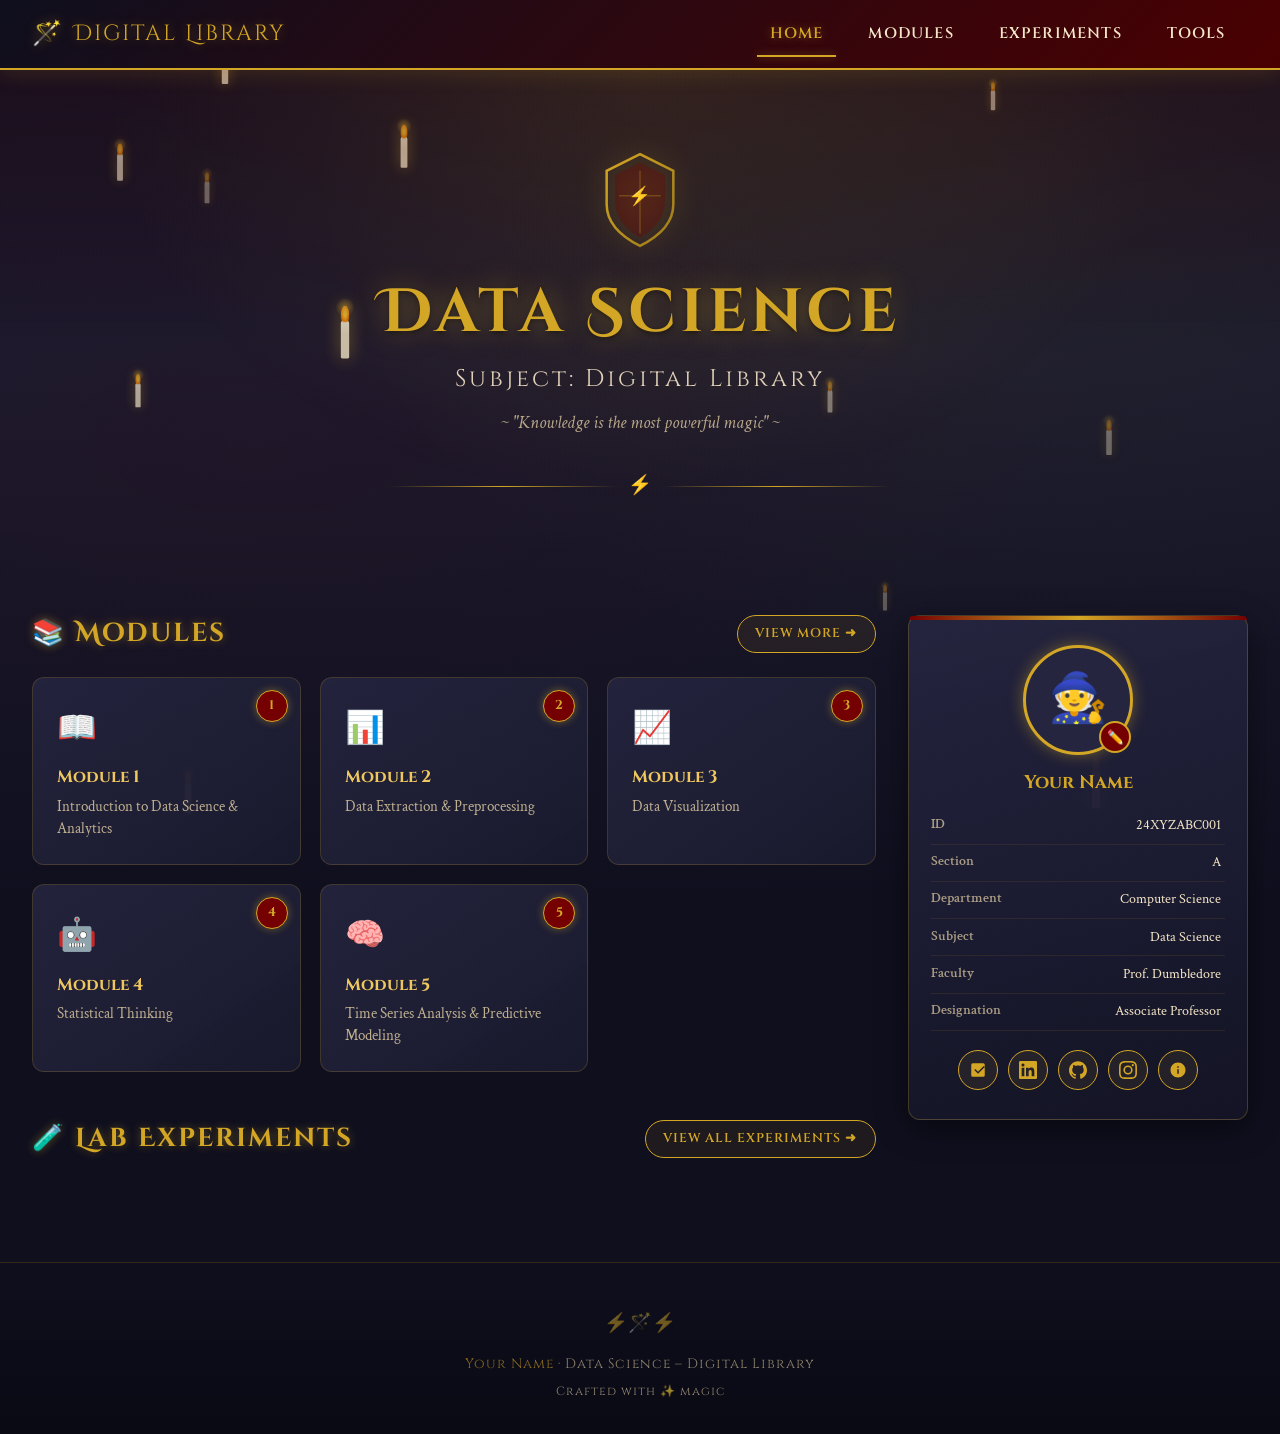
<file: index.html>
<!DOCTYPE html>
<html lang="en">

<head>
  <meta charset="UTF-8">
  <meta name="viewport" content="width=device-width, initial-scale=1.0">
  <meta name="description"
    content="Data Science Digital Library – A Harry Potter themed college mini project showcasing modules, experiments, and data science tools.">
  <title>Data Science – Digital Library</title>
  <link rel="stylesheet" href="css/style.css">
  <!-- Favicon: wand emoji fallback -->
  <link rel="icon"
    href="data:image/svg+xml,<svg xmlns='http://www.w3.org/2000/svg' viewBox='0 0 100 100'><text y='.9em' font-size='90'>🪄</text></svg>">
</head>

<body>

  <!-- ========== PAGE LOAD OVERLAY ========== -->
  <div id="page-load-overlay" class="page-load-overlay">
    <span class="wand-icon">🪄✨</span>
  </div>

  <!-- ========== MAGICAL BACKGROUND ========== -->
  <div id="magical-bg"></div>

  <!-- ========== NAVBAR ========== -->
  <nav class="navbar" role="navigation" aria-label="Main Navigation">
    <a href="index.html" class="brand">
      <span class="wand-emoji">🪄</span>
      Digital Library
    </a>
    <button class="hamburger" id="hamburger" aria-label="Toggle navigation">
      <span></span><span></span><span></span>
    </button>
    <ul class="nav-links" id="nav-links">
      <li><a href="index.html" class="active">Home</a></li>
      <li><a href="modules.html">Modules</a></li>
      <li><a href="experiments.html">Experiments</a></li>
      <li><a href="tools.html">Tools</a></li>
    </ul>
  </nav>

  <!-- ========== HERO ========== -->
  <section class="hero">
    <!-- Decorative Shield SVG (original, not copyrighted) -->
    <div class="hero-shield">
      <svg viewBox="0 0 100 120" xmlns="http://www.w3.org/2000/svg">
        <defs>
          <linearGradient id="shieldGrad" x1="0%" y1="0%" x2="100%" y2="100%">
            <stop offset="0%" style="stop-color:#D3A625;stop-opacity:1" />
            <stop offset="100%" style="stop-color:#9c7a1a;stop-opacity:1" />
          </linearGradient>
        </defs>
        <!-- Shield shape -->
        <path d="M50 5 L90 25 L90 65 Q90 95 50 115 Q10 95 10 65 L10 25 Z" fill="none" stroke="url(#shieldGrad)"
          stroke-width="3" />
        <path d="M50 15 L80 30 L80 62 Q80 88 50 105 Q20 88 20 62 L20 30 Z" fill="rgba(116,0,1,0.3)" stroke="none" />
        <!-- Decorative cross lines -->
        <line x1="50" y1="25" x2="50" y2="100" stroke="#D3A625" stroke-width="1" opacity="0.5" />
        <line x1="25" y1="55" x2="75" y2="55" stroke="#D3A625" stroke-width="1" opacity="0.5" />
        <!-- Star in center -->
        <text x="50" y="62" text-anchor="middle" font-size="22" fill="#D3A625">⚡</text>
      </svg>
    </div>
    <h1>Data Science</h1>
    <p class="subtitle">Subject: Digital Library</p>
    <p class="tagline">~ "Knowledge is the most powerful magic" ~</p>
    <div class="divider"><span>⚡</span></div>
  </section>

  <!-- ========== MAIN CONTENT ========== -->
  <main class="main-content">
    <!-- LEFT AREA -->
    <div class="left-area">

      <!-- ---- MODULES SECTION ---- -->
      <section class="reveal">
        <div class="section-heading">
          <h2>📚 Modules</h2>
          <a href="modules.html" class="view-more-btn">View More ➜</a>
        </div>
        <div class="card-grid">
          <!-- Module 1 -->
          <a href="modules.html#module-1" class="card fade-in-up" id="home-mod-1">
            <span class="card-num">1</span>
            <span class="card-icon">📖</span>
            <h3>Module 1</h3>
            <p>Introduction to Data Science & Analytics</p>
          </a>
          <!-- Module 2 -->
          <a href="modules.html#module-2" class="card fade-in-up" id="home-mod-2">
            <span class="card-num">2</span>
            <span class="card-icon">📊</span>
            <h3>Module 2</h3>
            <p>Data Extraction & Preprocessing</p>
          </a>
          <!-- Module 3 -->
          <a href="modules.html#module-3" class="card fade-in-up" id="home-mod-3">
            <span class="card-num">3</span>
            <span class="card-icon">📈</span>
            <h3>Module 3</h3>
            <p>Data Visualization</p>
          </a>
          <!-- Module 4 -->
          <a href="modules.html#module-4" class="card fade-in-up" id="home-mod-4">
            <span class="card-num">4</span>
            <span class="card-icon">🤖</span>
            <h3>Module 4</h3>
            <p>Statistical Thinking</p>
          </a>
          <!-- Module 5 -->
          <a href="modules.html#module-5" class="card fade-in-up" id="home-mod-5">
            <span class="card-num">5</span>
            <span class="card-icon">🧠</span>
            <h3>Module 5</h3>
            <p>Time Series Analysis & Predictive Modeling</p>
          </a>
        </div>
      </section>

      <!-- ---- LAB EXPERIMENTS ---- -->
      <section class="reveal">
        <div class="section-heading">
          <h2>🧪 Lab Experiments</h2>
          <a href="experiments.html" class="view-more-btn">View All Experiments ➜</a>
        </div>
      </section>

    </div>

    <!-- RIGHT SIDEBAR -->
    <aside class="sidebar">
      <div class="profile-card">
        <!-- Photo -->
        <div class="profile-photo-wrapper">
          <div class="profile-photo profile-photo-img">🧙</div>
          <button class="edit-photo-btn" id="edit-photo-btn" title="Upload your photo">✏️</button>
          <input type="file" id="photo-input" accept="image/*" style="display:none;">
        </div>

        <!-- Editable Details -->
        <h3><span class="detail-value" contenteditable="true" data-key="name">Your Name</span></h3>
        <div class="profile-details">
          <div class="detail-row">
            <span class="detail-label">ID</span>
            <span class="detail-value" contenteditable="true" data-key="id">24XYZABC001</span>
          </div>
          <div class="detail-row">
            <span class="detail-label">Section</span>
            <span class="detail-value" contenteditable="true" data-key="section">A</span>
          </div>
          <div class="detail-row">
            <span class="detail-label">Department</span>
            <span class="detail-value" contenteditable="true" data-key="department">Computer Science</span>
          </div>
          <div class="detail-row">
            <span class="detail-label">Subject</span>
            <span class="detail-value" contenteditable="true" data-key="subject">Data Science</span>
          </div>
          <div class="detail-row">
            <span class="detail-label">Faculty</span>
            <span class="detail-value" contenteditable="true" data-key="faculty">Prof. Dumbledore</span>
          </div>
          <div class="detail-row">
            <span class="detail-label">Designation</span>
            <span class="detail-value" contenteditable="true" data-key="designation">Associate Professor</span>
          </div>
        </div>

        <!-- Social Circles -->
        <div class="social-circles">
          <!-- 1. Previous Project -->
          <a href="#" class="social-circle" title="Previous Project" target="_blank">
            <svg viewBox="0 0 24 24">
              <path
                d="M19 3H5a2 2 0 0 0-2 2v14a2 2 0 0 0 2 2h14a2 2 0 0 0 2-2V5a2 2 0 0 0-2-2zm-7 14l-5-5 1.41-1.41L12 14.17l7.59-7.59L21 8l-9 9z" />
            </svg>
          </a>
          <!-- 2. LinkedIn -->
          <a href="https://linkedin.com" class="social-circle" title="LinkedIn" target="_blank">
            <svg viewBox="0 0 24 24">
              <path
                d="M20.447 20.452h-3.554v-5.569c0-1.328-.027-3.037-1.852-3.037-1.853 0-2.136 1.445-2.136 2.939v5.667H9.351V9h3.414v1.561h.046c.477-.9 1.637-1.85 3.37-1.85 3.601 0 4.267 2.37 4.267 5.455v6.286zM5.337 7.433a2.062 2.062 0 0 1-2.063-2.065 2.064 2.064 0 1 1 2.063 2.065zm1.782 13.019H3.555V9h3.564v11.452zM22.225 0H1.771C.792 0 0 .774 0 1.729v20.542C0 23.227.792 24 1.771 24h20.451C23.2 24 24 23.227 24 22.271V1.729C24 .774 23.2 0 22.222 0h.003z" />
            </svg>
          </a>
          <!-- 3. GitHub -->
          <a href="https://github.com" class="social-circle" title="GitHub" target="_blank">
            <svg viewBox="0 0 24 24">
              <path
                d="M12 .297c-6.63 0-12 5.373-12 12 0 5.303 3.438 9.8 8.205 11.385.6.113.82-.258.82-.577 0-.285-.01-1.04-.015-2.04-3.338.724-4.042-1.61-4.042-1.61C4.422 18.07 3.633 17.7 3.633 17.7c-1.087-.744.084-.729.084-.729 1.205.084 1.838 1.236 1.838 1.236 1.07 1.835 2.809 1.305 3.495.998.108-.776.417-1.305.76-1.605-2.665-.3-5.466-1.332-5.466-5.93 0-1.31.465-2.38 1.235-3.22-.135-.303-.54-1.523.105-3.176 0 0 1.005-.322 3.3 1.23.96-.267 1.98-.399 3-.405 1.02.006 2.04.138 3 .405 2.28-1.552 3.285-1.23 3.285-1.23.645 1.653.24 2.873.12 3.176.765.84 1.23 1.91 1.23 3.22 0 4.61-2.805 5.625-5.475 5.92.42.36.81 1.096.81 2.22 0 1.606-.015 2.896-.015 3.286 0 .315.21.69.825.57C20.565 22.092 24 17.592 24 12.297c0-6.627-5.373-12-12-12" />
            </svg>
          </a>
          <!-- 4. Instagram -->
          <a href="https://instagram.com" class="social-circle" title="Instagram" target="_blank">
            <svg viewBox="0 0 24 24">
              <path
                d="M12 2.163c3.204 0 3.584.012 4.85.07 3.252.148 4.771 1.691 4.919 4.919.058 1.265.069 1.645.069 4.849 0 3.205-.012 3.584-.069 4.849-.149 3.225-1.664 4.771-4.919 4.919-1.266.058-1.644.07-4.85.07-3.204 0-3.584-.012-4.849-.07-3.26-.149-4.771-1.699-4.919-4.92-.058-1.265-.07-1.644-.07-4.849 0-3.204.013-3.583.07-4.849.149-3.227 1.664-4.771 4.919-4.919 1.266-.057 1.645-.069 4.849-.069zM12 0C8.741 0 8.333.014 7.053.072 2.695.272.273 2.69.073 7.052.014 8.333 0 8.741 0 12c0 3.259.014 3.668.072 4.948.2 4.358 2.618 6.78 6.98 6.98C8.333 23.986 8.741 24 12 24c3.259 0 3.668-.014 4.948-.072 4.354-.2 6.782-2.618 6.979-6.98.059-1.28.073-1.689.073-4.948 0-3.259-.014-3.667-.072-4.947-.196-4.354-2.617-6.78-6.979-6.98C15.668.014 15.259 0 12 0zm0 5.838a6.162 6.162 0 1 0 0 12.324 6.162 6.162 0 0 0 0-12.324zM12 16a4 4 0 1 1 0-8 4 4 0 0 1 0 8zm6.406-11.845a1.44 1.44 0 1 0 0 2.881 1.44 1.44 0 0 0 0-2.881z" />
            </svg>
          </a>
          <!-- 5. View More / About Me -->
          <a href="about.html" class="social-circle" title="About Me">
            <svg viewBox="0 0 24 24">
              <path
                d="M12 2C6.48 2 2 6.48 2 12s4.48 10 10 10 10-4.48 10-10S17.52 2 12 2zm1 15h-2v-6h2v6zm0-8h-2V7h2v2z" />
            </svg>
          </a>
        </div>

      </div>
    </aside>
  </main>

  <!-- ========== FOOTER ========== -->
  <footer class="site-footer">
    <div class="footer-wand">⚡🪄⚡</div>
    <p class="footer-line">
      <span class="detail-value" contenteditable="true" data-key="name">Your Name</span> · Data Science – Digital
      Library
    </p>
    <p class="footer-line" style="font-size:0.75rem; margin-top:0.3rem;">
      Crafted with ✨ magic
    </p>
  </footer>

  <script src="js/main.js"></script>
</body>

</html>
</file>
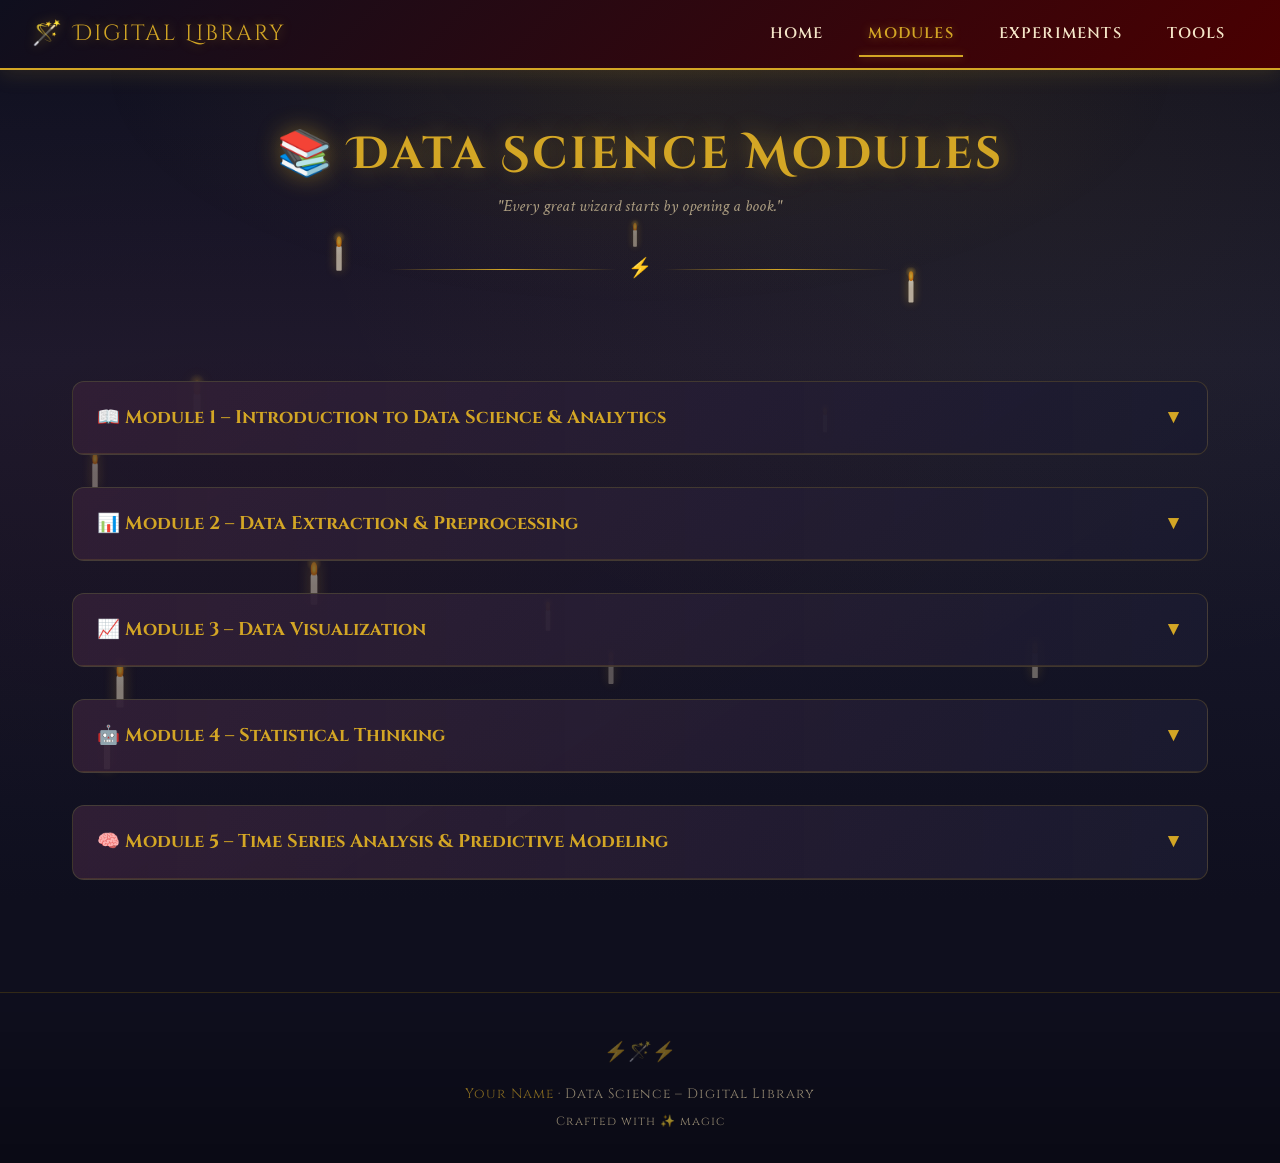
<file: modules.html>
<!DOCTYPE html>
<html lang="en">
<head>
  <meta charset="UTF-8">
  <meta name="viewport" content="width=device-width, initial-scale=1.0">
  <meta name="description" content="Data Science Modules – Explore 5 comprehensive modules with embedded PDF viewers.">
  <title>Modules – Data Science Digital Library</title>
  <link rel="stylesheet" href="css/style.css">
  <link rel="icon" href="data:image/svg+xml,<svg xmlns='http://www.w3.org/2000/svg' viewBox='0 0 100 100'><text y='.9em' font-size='90'>🪄</text></svg>">
  <style>
    /* ===== PDF Viewer Styles ===== */
    .pdf-viewer-container {
      width: 100%;
      border-radius: 12px;
      overflow: hidden;
      background: rgba(10, 5, 20, 0.6);
      border: 1px solid rgba(211, 166, 37, 0.2);
      margin-top: 1rem;
    }

    .pdf-viewer-toolbar {
      display: flex;
      align-items: center;
      justify-content: space-between;
      padding: 0.6rem 1rem;
      background: linear-gradient(135deg, rgba(116, 0, 1, 0.3), rgba(10, 5, 20, 0.8));
      border-bottom: 1px solid rgba(211, 166, 37, 0.15);
      flex-wrap: wrap;
      gap: 0.5rem;
    }

    .pdf-viewer-title {
      font-size: 0.85rem;
      color: #D3A625;
      font-weight: 600;
      display: flex;
      align-items: center;
      gap: 0.4rem;
    }

    .pdf-viewer-actions {
      display: flex;
      gap: 0.5rem;
    }

    .pdf-viewer-actions a,
    .pdf-viewer-actions button {
      padding: 0.35rem 0.8rem;
      border-radius: 6px;
      font-size: 0.78rem;
      font-weight: 600;
      cursor: pointer;
      transition: all 0.3s ease;
      text-decoration: none;
      border: 1px solid rgba(211, 166, 37, 0.3);
      background: rgba(211, 166, 37, 0.1);
      color: #D3A625;
    }

    .pdf-viewer-actions a:hover,
    .pdf-viewer-actions button:hover {
      background: rgba(211, 166, 37, 0.25);
      border-color: rgba(211, 166, 37, 0.5);
      transform: translateY(-1px);
      box-shadow: 0 4px 12px rgba(211, 166, 37, 0.15);
    }

    .pdf-iframe-wrapper {
      width: 100%;
      height: 600px;
      position: relative;
    }

    .pdf-iframe-wrapper iframe {
      width: 100%;
      height: 100%;
      border: none;
      background: #1a1a2e;
    }

    .pdf-loading {
      position: absolute;
      top: 50%;
      left: 50%;
      transform: translate(-50%, -50%);
      text-align: center;
      color: #D3A625;
      z-index: 1;
      animation: pdfPulse 2s ease-in-out infinite;
    }

    .pdf-loading .loading-icon {
      font-size: 3rem;
      display: block;
      margin-bottom: 0.8rem;
    }

    @keyframes pdfPulse {
      0%, 100% { opacity: 0.5; }
      50% { opacity: 1; }
    }

    /* Fullscreen modal for PDF */
    .pdf-fullscreen-overlay {
      display: none;
      position: fixed;
      top: 0;
      left: 0;
      width: 100vw;
      height: 100vh;
      background: rgba(0, 0, 0, 0.95);
      z-index: 10000;
      padding: 1rem;
      box-sizing: border-box;
    }

    .pdf-fullscreen-overlay.active {
      display: flex;
      flex-direction: column;
    }

    .pdf-fullscreen-header {
      display: flex;
      justify-content: space-between;
      align-items: center;
      padding: 0.5rem 1rem;
      margin-bottom: 0.5rem;
    }

    .pdf-fullscreen-header h3 {
      color: #D3A625;
      font-size: 1rem;
      margin: 0;
    }

    .pdf-fullscreen-close {
      background: rgba(211, 166, 37, 0.2);
      border: 1px solid rgba(211, 166, 37, 0.4);
      color: #D3A625;
      padding: 0.4rem 1rem;
      border-radius: 6px;
      cursor: pointer;
      font-size: 0.9rem;
      font-weight: 600;
      transition: all 0.3s ease;
    }

    .pdf-fullscreen-close:hover {
      background: rgba(211, 166, 37, 0.35);
    }

    .pdf-fullscreen-body {
      flex: 1;
      border-radius: 8px;
      overflow: hidden;
    }

    .pdf-fullscreen-body iframe {
      width: 100%;
      height: 100%;
      border: none;
    }

    @media (max-width: 768px) {
      .pdf-iframe-wrapper {
        height: 400px;
      }
    }
  </style>
</head>
<body>

  <!-- Page Load Overlay -->
  <div id="page-load-overlay" class="page-load-overlay">
    <span class="wand-icon">🪄✨</span>
  </div>

  <!-- Magical Background -->
  <div id="magical-bg"></div>

  <!-- Navbar -->
  <nav class="navbar" role="navigation" aria-label="Main Navigation">
    <a href="index.html" class="brand">
      <span class="wand-emoji">🪄</span>
      Digital Library
    </a>
    <button class="hamburger" id="hamburger" aria-label="Toggle navigation">
      <span></span><span></span><span></span>
    </button>
    <ul class="nav-links" id="nav-links">
      <li><a href="index.html">Home</a></li>
      <li><a href="modules.html" class="active">Modules</a></li>
      <li><a href="experiments.html">Experiments</a></li>
      <li><a href="tools.html">Tools</a></li>
    </ul>
  </nav>

  <!-- Page Header -->
  <section class="page-header">
    <h1>📚 Data Science Modules</h1>
    <p>"Every great wizard starts by opening a book."</p>
    <div class="divider"><span>⚡</span></div>
  </section>

  <!-- Modules List -->
  <div class="modules-container">

    <!-- Module 1 -->
    <div class="module-box reveal" id="module-1">
      <div class="module-box-header" onclick="toggleModule(this)">
        <h3>📖 Module 1 – Introduction to Data Science & Analytics</h3>
        <span class="toggle-icon">▼</span>
      </div>
      <div class="module-box-content">
        <div class="pdf-viewer-container">
          <div class="pdf-viewer-toolbar">
            <span class="pdf-viewer-title">📜 Module 1 — Introduction (10-Page Study Guide)</span>
            <div class="pdf-viewer-actions">
              <a href="pdfs/module1.pdf" download title="Download PDF">⬇ Download</a>
              <button onclick="openFullscreen('pdfs/module1.pdf', 'Module 1 – Introduction to Data Science')" title="View Fullscreen">⛶ Fullscreen</button>
            </div>
          </div>
          <div class="pdf-iframe-wrapper">
            <div class="pdf-loading"><span class="loading-icon">📖</span>Loading PDF...</div>
            <iframe src="pdfs/module1.pdf" title="Module 1 PDF" loading="lazy" onload="this.previousElementSibling.style.display='none'"></iframe>
          </div>
        </div>
      </div>
    </div>

    <!-- Module 2 -->
    <div class="module-box reveal" id="module-2">
      <div class="module-box-header" onclick="toggleModule(this)">
        <h3>📊 Module 2 – Data Extraction & Preprocessing</h3>
        <span class="toggle-icon">▼</span>
      </div>
      <div class="module-box-content">
        <div class="pdf-viewer-container">
          <div class="pdf-viewer-toolbar">
            <span class="pdf-viewer-title">📜 Module 2 — Data Extraction (10-Page Study Guide)</span>
            <div class="pdf-viewer-actions">
              <a href="pdfs/module2.pdf" download title="Download PDF">⬇ Download</a>
              <button onclick="openFullscreen('pdfs/module2.pdf', 'Module 2 – Data Extraction')" title="View Fullscreen">⛶ Fullscreen</button>
            </div>
          </div>
          <div class="pdf-iframe-wrapper">
            <div class="pdf-loading"><span class="loading-icon">📊</span>Loading PDF...</div>
            <iframe src="pdfs/module2.pdf" title="Module 2 PDF" loading="lazy" onload="this.previousElementSibling.style.display='none'"></iframe>
          </div>
        </div>
      </div>
    </div>

    <!-- Module 3 -->
    <div class="module-box reveal" id="module-3">
      <div class="module-box-header" onclick="toggleModule(this)">
        <h3>📈 Module 3 – Data Visualization</h3>
        <span class="toggle-icon">▼</span>
      </div>
      <div class="module-box-content">
        <div class="pdf-viewer-container">
          <div class="pdf-viewer-toolbar">
            <span class="pdf-viewer-title">📜 Module 3 — Data Visualization (10-Page Study Guide)</span>
            <div class="pdf-viewer-actions">
              <a href="pdfs/module3.pdf" download title="Download PDF">⬇ Download</a>
              <button onclick="openFullscreen('pdfs/module3.pdf', 'Module 3 – Data Visualization')" title="View Fullscreen">⛶ Fullscreen</button>
            </div>
          </div>
          <div class="pdf-iframe-wrapper">
            <div class="pdf-loading"><span class="loading-icon">📈</span>Loading PDF...</div>
            <iframe src="pdfs/module3.pdf" title="Module 3 PDF" loading="lazy" onload="this.previousElementSibling.style.display='none'"></iframe>
          </div>
        </div>
      </div>
    </div>

    <!-- Module 4 -->
    <div class="module-box reveal" id="module-4">
      <div class="module-box-header" onclick="toggleModule(this)">
        <h3>🤖 Module 4 – Statistical Thinking</h3>
        <span class="toggle-icon">▼</span>
      </div>
      <div class="module-box-content">
        <div class="pdf-viewer-container">
          <div class="pdf-viewer-toolbar">
            <span class="pdf-viewer-title">📜 Module 4 — Statistical Thinking (10-Page Study Guide)</span>
            <div class="pdf-viewer-actions">
              <a href="pdfs/module4.pdf" download title="Download PDF">⬇ Download</a>
              <button onclick="openFullscreen('pdfs/module4.pdf', 'Module 4 – Statistical Thinking')" title="View Fullscreen">⛶ Fullscreen</button>
            </div>
          </div>
          <div class="pdf-iframe-wrapper">
            <div class="pdf-loading"><span class="loading-icon">🤖</span>Loading PDF...</div>
            <iframe src="pdfs/module4.pdf" title="Module 4 PDF" loading="lazy" onload="this.previousElementSibling.style.display='none'"></iframe>
          </div>
        </div>
      </div>
    </div>

    <!-- Module 5 -->
    <div class="module-box reveal" id="module-5">
      <div class="module-box-header" onclick="toggleModule(this)">
        <h3>🧠 Module 5 – Time Series Analysis & Predictive Modeling</h3>
        <span class="toggle-icon">▼</span>
      </div>
      <div class="module-box-content">
        <div class="pdf-viewer-container">
          <div class="pdf-viewer-toolbar">
            <span class="pdf-viewer-title">📜 Module 5 — Time Series & Predictive Modeling (10-Page Study Guide)</span>
            <div class="pdf-viewer-actions">
              <a href="pdfs/module5.pdf" download title="Download PDF">⬇ Download</a>
              <button onclick="openFullscreen('pdfs/module5.pdf', 'Module 5 – Time Series & Predictive Modeling')" title="View Fullscreen">⛶ Fullscreen</button>
            </div>
          </div>
          <div class="pdf-iframe-wrapper">
            <div class="pdf-loading"><span class="loading-icon">🧠</span>Loading PDF...</div>
            <iframe src="pdfs/module5.pdf" title="Module 5 PDF" loading="lazy" onload="this.previousElementSibling.style.display='none'"></iframe>
          </div>
        </div>
      </div>
    </div>

  </div>

  <!-- Fullscreen Overlay -->
  <div class="pdf-fullscreen-overlay" id="pdf-fullscreen">
    <div class="pdf-fullscreen-header">
      <h3 id="fullscreen-title">Module PDF</h3>
      <button class="pdf-fullscreen-close" onclick="closeFullscreen()">✕ Close</button>
    </div>
    <div class="pdf-fullscreen-body">
      <iframe id="fullscreen-iframe" src="" title="Fullscreen PDF Viewer"></iframe>
    </div>
  </div>

  <!-- Footer -->
  <footer class="site-footer">
    <div class="footer-wand">⚡🪄⚡</div>
    <p class="footer-line"><span>Your Name</span> · Data Science – Digital Library</p>
    <p class="footer-line" style="font-size:0.75rem; margin-top:0.3rem;">Crafted with ✨ magic</p>
  </footer>

  <script src="js/main.js"></script>
  <script>
    // Auto-open module if linked from home page via hash
    document.addEventListener('DOMContentLoaded', () => {
      const hash = window.location.hash;
      if (hash) {
        const target = document.querySelector(hash);
        if (target && target.classList.contains('module-box')) {
          target.classList.add('open');
          setTimeout(() => target.scrollIntoView({ behavior: 'smooth', block: 'start' }), 300);
        }
      }
    });

    // Fullscreen PDF viewer
    function openFullscreen(pdfPath, title) {
      const overlay = document.getElementById('pdf-fullscreen');
      const iframe = document.getElementById('fullscreen-iframe');
      const titleEl = document.getElementById('fullscreen-title');
      iframe.src = pdfPath;
      titleEl.textContent = title;
      overlay.classList.add('active');
      document.body.style.overflow = 'hidden';
    }

    function closeFullscreen() {
      const overlay = document.getElementById('pdf-fullscreen');
      const iframe = document.getElementById('fullscreen-iframe');
      overlay.classList.remove('active');
      iframe.src = '';
      document.body.style.overflow = '';
    }

    // Close fullscreen on Escape key
    document.addEventListener('keydown', (e) => {
      if (e.key === 'Escape') closeFullscreen();
    });
  </script>
</body>
</html>
</file>
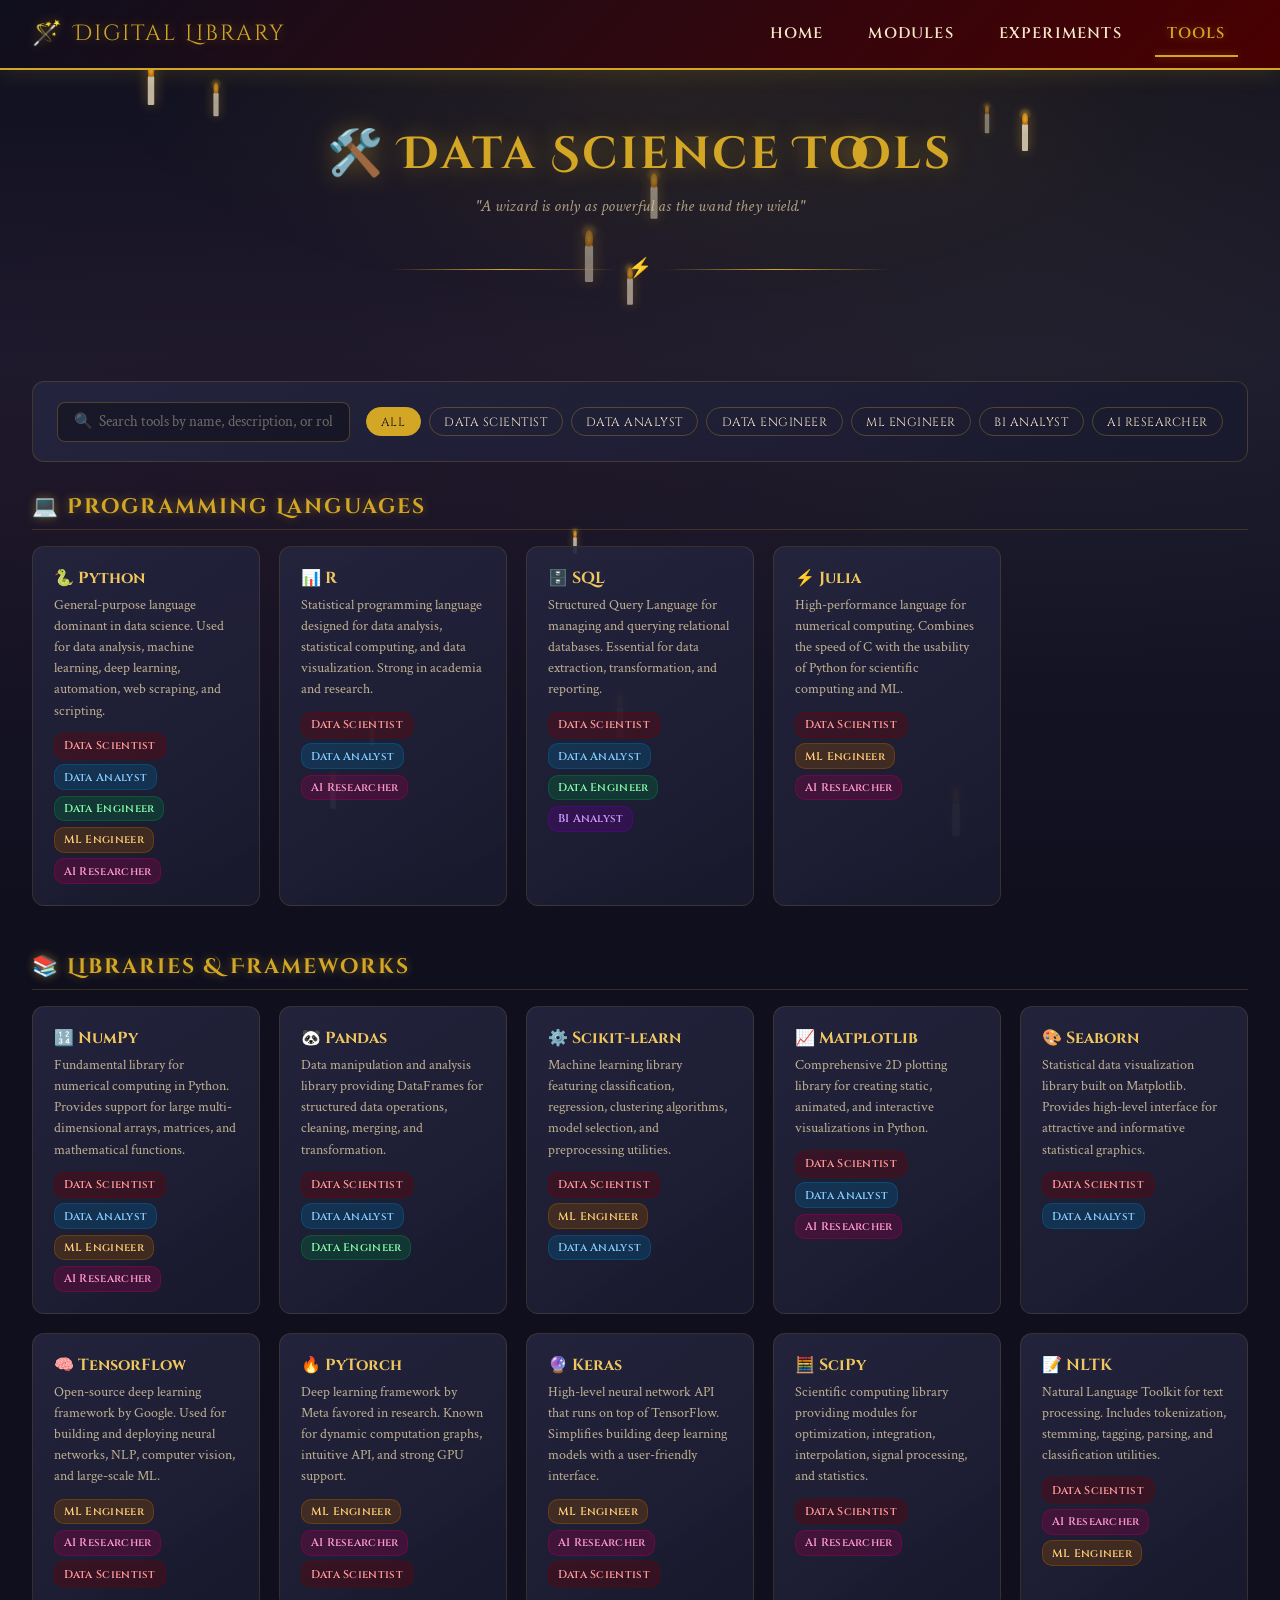
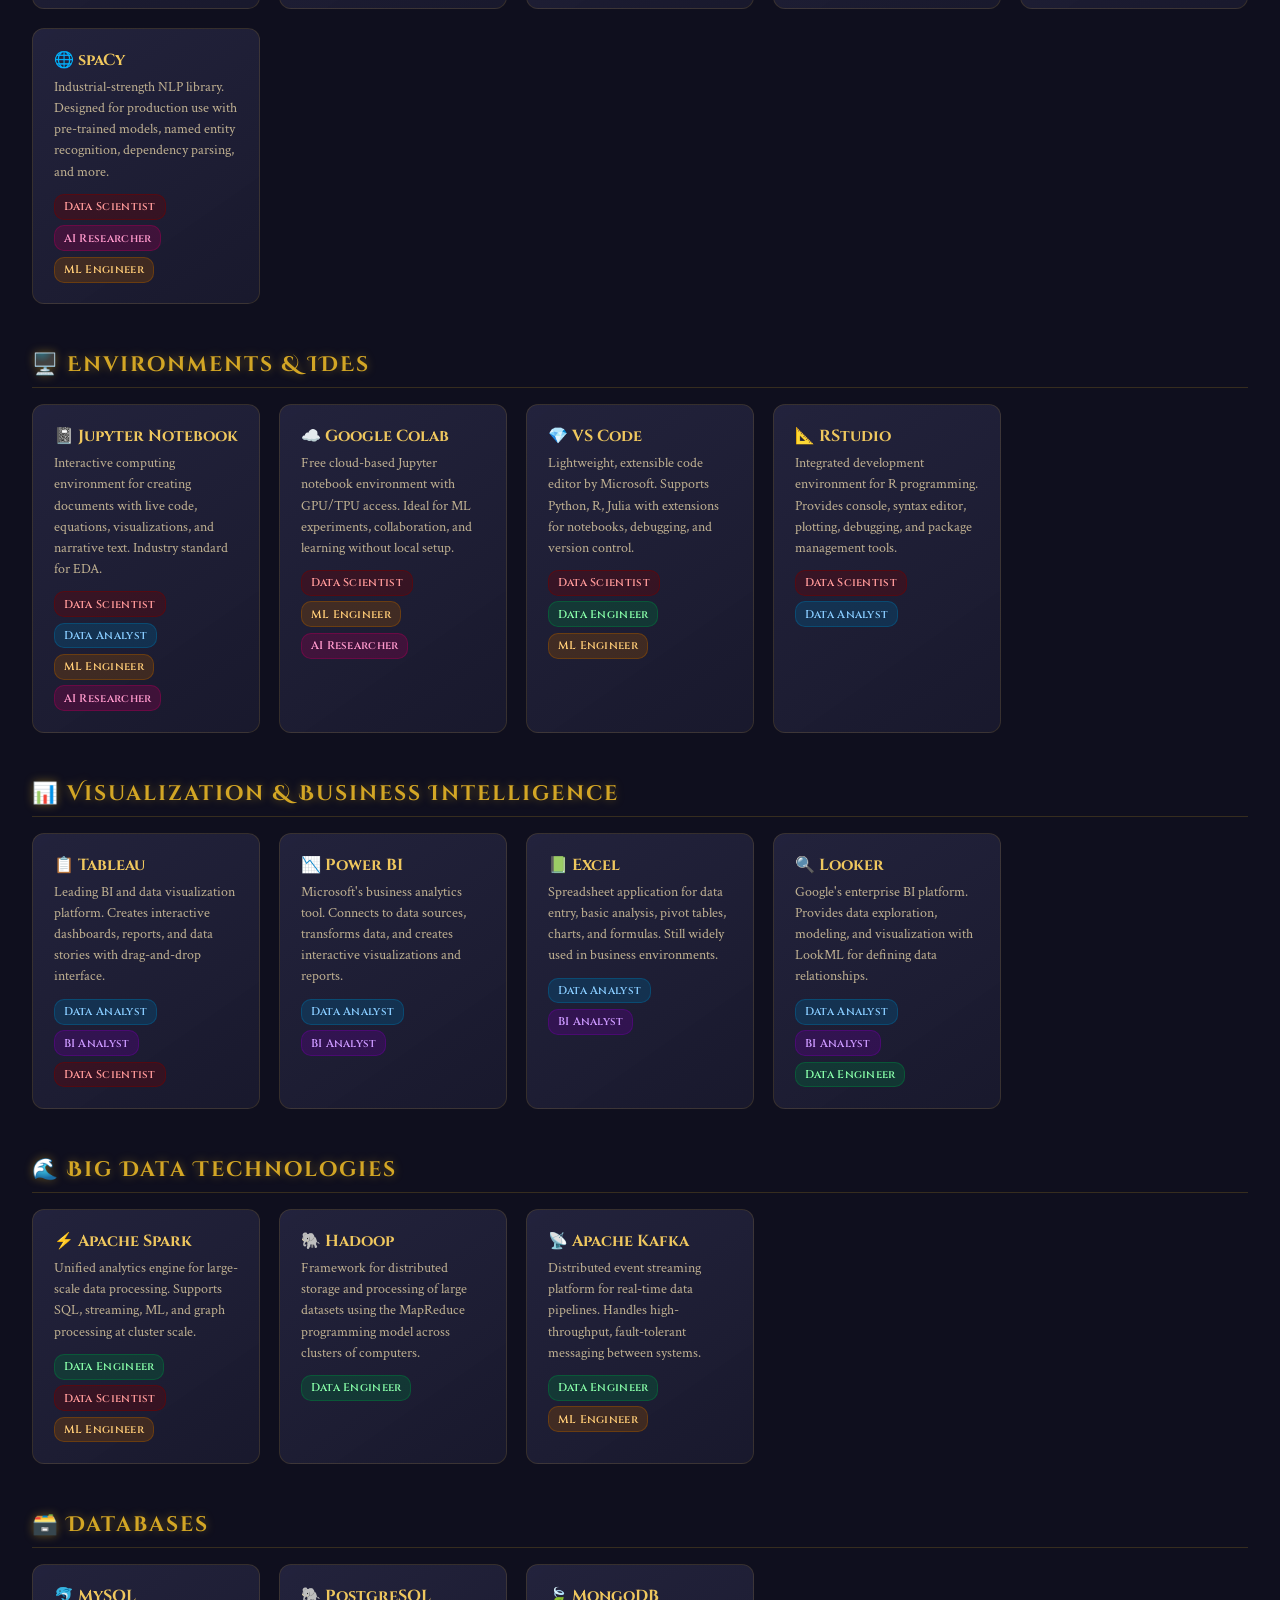
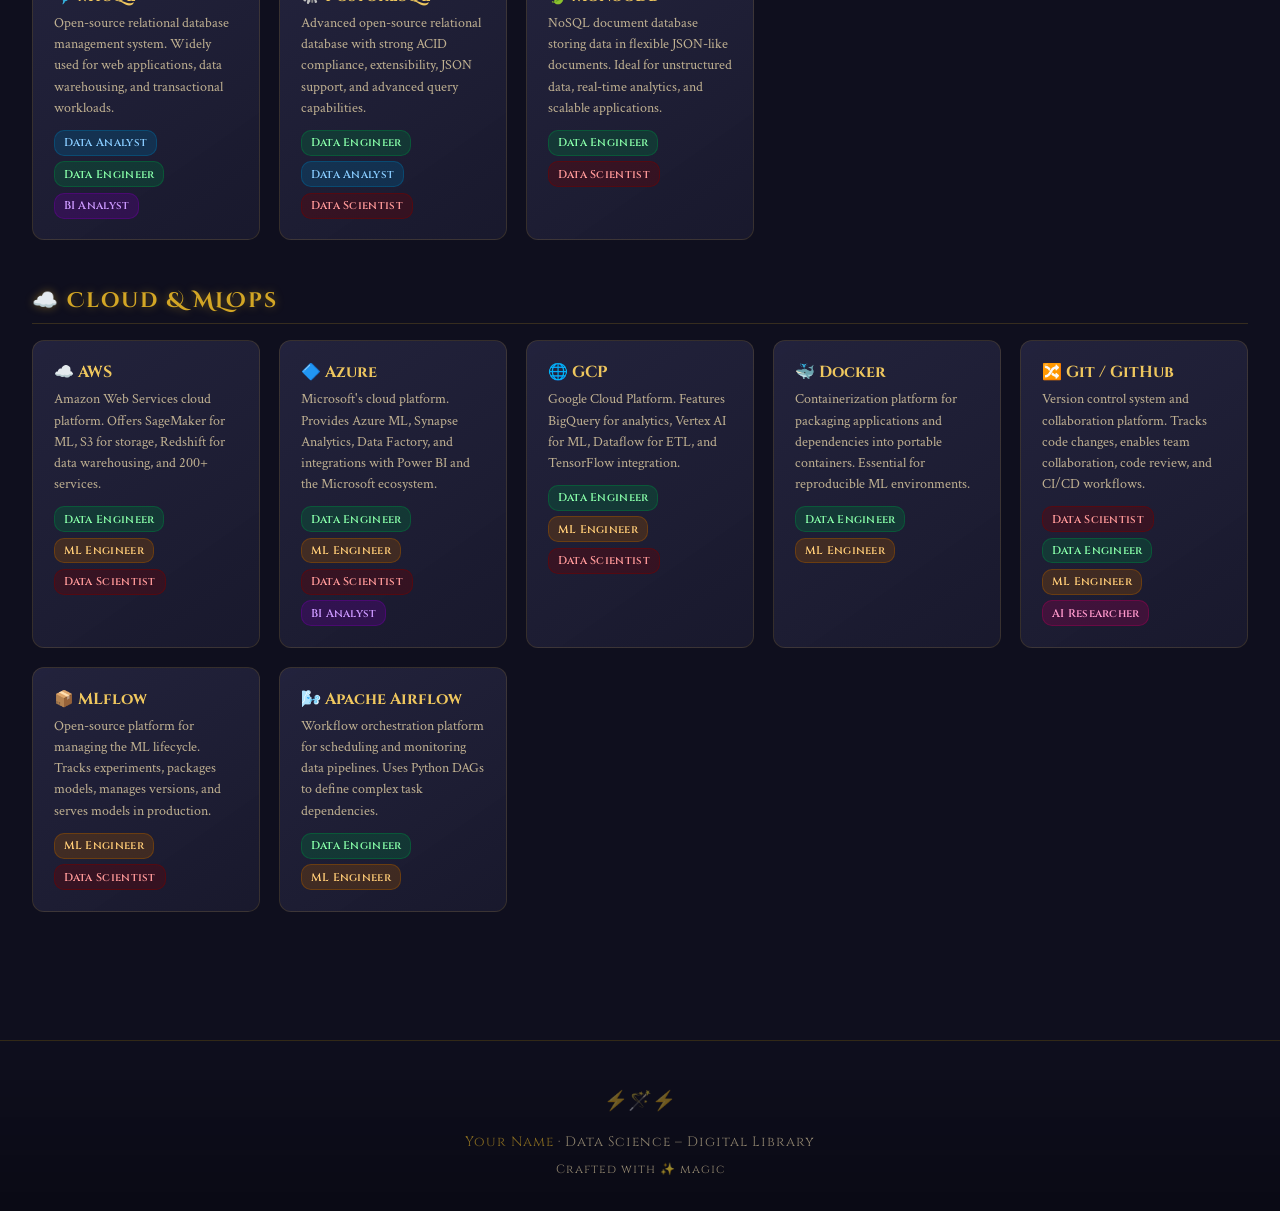
<file: tools.html>
<!DOCTYPE html>
<html lang="en">
<head>
  <meta charset="UTF-8">
  <meta name="viewport" content="width=device-width, initial-scale=1.0">
  <meta name="description" content="Data Science Tools – Comprehensive guide to programming languages, libraries, environments, visualization, big data, databases, and cloud/MLOps tools.">
  <title>Tools – Data Science Digital Library</title>
  <link rel="stylesheet" href="css/style.css">
  <link rel="icon" href="data:image/svg+xml,<svg xmlns='http://www.w3.org/2000/svg' viewBox='0 0 100 100'><text y='.9em' font-size='90'>🪄</text></svg>">
</head>
<body>

  <!-- Page Load Overlay -->
  <div id="page-load-overlay" class="page-load-overlay">
    <span class="wand-icon">🪄✨</span>
  </div>

  <!-- Magical Background -->
  <div id="magical-bg"></div>

  <!-- Navbar -->
  <nav class="navbar" role="navigation" aria-label="Main Navigation">
    <a href="index.html" class="brand">
      <span class="wand-emoji">🪄</span>
      Digital Library
    </a>
    <button class="hamburger" id="hamburger" aria-label="Toggle navigation">
      <span></span><span></span><span></span>
    </button>
    <ul class="nav-links" id="nav-links">
      <li><a href="index.html">Home</a></li>
      <li><a href="modules.html">Modules</a></li>
      <li><a href="experiments.html">Experiments</a></li>
      <li><a href="tools.html" class="active">Tools</a></li>
    </ul>
  </nav>

  <!-- Page Header -->
  <section class="page-header">
    <h1>🛠️ Data Science Tools</h1>
    <p>"A wizard is only as powerful as the wand they wield."</p>
    <div class="divider"><span>⚡</span></div>
  </section>

  <!-- Tools Section -->
  <div class="tools-container">

    <!-- Filter & Search Bar -->
    <div class="tools-filter-bar reveal">
      <input type="text" class="tools-search" id="tools-search" placeholder="🔍  Search tools by name, description, or role…">
      <div class="filter-chips">
        <button class="filter-chip active" data-role="all">All</button>
        <button class="filter-chip" data-role="data scientist">Data Scientist</button>
        <button class="filter-chip" data-role="data analyst">Data Analyst</button>
        <button class="filter-chip" data-role="data engineer">Data Engineer</button>
        <button class="filter-chip" data-role="ml engineer">ML Engineer</button>
        <button class="filter-chip" data-role="bi analyst">BI Analyst</button>
        <button class="filter-chip" data-role="ai researcher">AI Researcher</button>
      </div>
    </div>

    <!-- ===== PROGRAMMING LANGUAGES ===== -->
    <section class="tool-category reveal" id="cat-programming">
      <h2>💻 Programming Languages</h2>
      <div class="card-grid">

        <div class="tool-card" data-name="Python" data-roles="data scientist, data analyst, data engineer, ml engineer, ai researcher">
          <h3>🐍 Python</h3>
          <p class="tool-desc">General-purpose language dominant in data science. Used for data analysis, machine learning, deep learning, automation, web scraping, and scripting.</p>
          <div class="tool-roles">
            <span class="role-tag data-scientist">Data Scientist</span>
            <span class="role-tag data-analyst">Data Analyst</span>
            <span class="role-tag data-engineer">Data Engineer</span>
            <span class="role-tag ml-engineer">ML Engineer</span>
            <span class="role-tag ai-researcher">AI Researcher</span>
          </div>
        </div>

        <div class="tool-card" data-name="R" data-roles="data scientist, data analyst, ai researcher">
          <h3>📊 R</h3>
          <p class="tool-desc">Statistical programming language designed for data analysis, statistical computing, and data visualization. Strong in academia and research.</p>
          <div class="tool-roles">
            <span class="role-tag data-scientist">Data Scientist</span>
            <span class="role-tag data-analyst">Data Analyst</span>
            <span class="role-tag ai-researcher">AI Researcher</span>
          </div>
        </div>

        <div class="tool-card" data-name="SQL" data-roles="data scientist, data analyst, data engineer, bi analyst">
          <h3>🗄️ SQL</h3>
          <p class="tool-desc">Structured Query Language for managing and querying relational databases. Essential for data extraction, transformation, and reporting.</p>
          <div class="tool-roles">
            <span class="role-tag data-scientist">Data Scientist</span>
            <span class="role-tag data-analyst">Data Analyst</span>
            <span class="role-tag data-engineer">Data Engineer</span>
            <span class="role-tag bi-analyst">BI Analyst</span>
          </div>
        </div>

        <div class="tool-card" data-name="Julia" data-roles="data scientist, ml engineer, ai researcher">
          <h3>⚡ Julia</h3>
          <p class="tool-desc">High-performance language for numerical computing. Combines the speed of C with the usability of Python for scientific computing and ML.</p>
          <div class="tool-roles">
            <span class="role-tag data-scientist">Data Scientist</span>
            <span class="role-tag ml-engineer">ML Engineer</span>
            <span class="role-tag ai-researcher">AI Researcher</span>
          </div>
        </div>

      </div>
    </section>

    <!-- ===== LIBRARIES & FRAMEWORKS ===== -->
    <section class="tool-category reveal" id="cat-libraries">
      <h2>📚 Libraries & Frameworks</h2>
      <div class="card-grid">

        <div class="tool-card" data-name="NumPy" data-roles="data scientist, data analyst, ml engineer, ai researcher">
          <h3>🔢 NumPy</h3>
          <p class="tool-desc">Fundamental library for numerical computing in Python. Provides support for large multi-dimensional arrays, matrices, and mathematical functions.</p>
          <div class="tool-roles">
            <span class="role-tag data-scientist">Data Scientist</span>
            <span class="role-tag data-analyst">Data Analyst</span>
            <span class="role-tag ml-engineer">ML Engineer</span>
            <span class="role-tag ai-researcher">AI Researcher</span>
          </div>
        </div>

        <div class="tool-card" data-name="Pandas" data-roles="data scientist, data analyst, data engineer">
          <h3>🐼 Pandas</h3>
          <p class="tool-desc">Data manipulation and analysis library providing DataFrames for structured data operations, cleaning, merging, and transformation.</p>
          <div class="tool-roles">
            <span class="role-tag data-scientist">Data Scientist</span>
            <span class="role-tag data-analyst">Data Analyst</span>
            <span class="role-tag data-engineer">Data Engineer</span>
          </div>
        </div>

        <div class="tool-card" data-name="Scikit-learn" data-roles="data scientist, ml engineer, data analyst">
          <h3>⚙️ Scikit-learn</h3>
          <p class="tool-desc">Machine learning library featuring classification, regression, clustering algorithms, model selection, and preprocessing utilities.</p>
          <div class="tool-roles">
            <span class="role-tag data-scientist">Data Scientist</span>
            <span class="role-tag ml-engineer">ML Engineer</span>
            <span class="role-tag data-analyst">Data Analyst</span>
          </div>
        </div>

        <div class="tool-card" data-name="Matplotlib" data-roles="data scientist, data analyst, ai researcher">
          <h3>📈 Matplotlib</h3>
          <p class="tool-desc">Comprehensive 2D plotting library for creating static, animated, and interactive visualizations in Python.</p>
          <div class="tool-roles">
            <span class="role-tag data-scientist">Data Scientist</span>
            <span class="role-tag data-analyst">Data Analyst</span>
            <span class="role-tag ai-researcher">AI Researcher</span>
          </div>
        </div>

        <div class="tool-card" data-name="Seaborn" data-roles="data scientist, data analyst">
          <h3>🎨 Seaborn</h3>
          <p class="tool-desc">Statistical data visualization library built on Matplotlib. Provides high-level interface for attractive and informative statistical graphics.</p>
          <div class="tool-roles">
            <span class="role-tag data-scientist">Data Scientist</span>
            <span class="role-tag data-analyst">Data Analyst</span>
          </div>
        </div>

        <div class="tool-card" data-name="TensorFlow" data-roles="ml engineer, ai researcher, data scientist">
          <h3>🧠 TensorFlow</h3>
          <p class="tool-desc">Open-source deep learning framework by Google. Used for building and deploying neural networks, NLP, computer vision, and large-scale ML.</p>
          <div class="tool-roles">
            <span class="role-tag ml-engineer">ML Engineer</span>
            <span class="role-tag ai-researcher">AI Researcher</span>
            <span class="role-tag data-scientist">Data Scientist</span>
          </div>
        </div>

        <div class="tool-card" data-name="PyTorch" data-roles="ml engineer, ai researcher, data scientist">
          <h3>🔥 PyTorch</h3>
          <p class="tool-desc">Deep learning framework by Meta favored in research. Known for dynamic computation graphs, intuitive API, and strong GPU support.</p>
          <div class="tool-roles">
            <span class="role-tag ml-engineer">ML Engineer</span>
            <span class="role-tag ai-researcher">AI Researcher</span>
            <span class="role-tag data-scientist">Data Scientist</span>
          </div>
        </div>

        <div class="tool-card" data-name="Keras" data-roles="ml engineer, ai researcher, data scientist">
          <h3>🔮 Keras</h3>
          <p class="tool-desc">High-level neural network API that runs on top of TensorFlow. Simplifies building deep learning models with a user-friendly interface.</p>
          <div class="tool-roles">
            <span class="role-tag ml-engineer">ML Engineer</span>
            <span class="role-tag ai-researcher">AI Researcher</span>
            <span class="role-tag data-scientist">Data Scientist</span>
          </div>
        </div>

        <div class="tool-card" data-name="SciPy" data-roles="data scientist, ai researcher">
          <h3>🧮 SciPy</h3>
          <p class="tool-desc">Scientific computing library providing modules for optimization, integration, interpolation, signal processing, and statistics.</p>
          <div class="tool-roles">
            <span class="role-tag data-scientist">Data Scientist</span>
            <span class="role-tag ai-researcher">AI Researcher</span>
          </div>
        </div>

        <div class="tool-card" data-name="NLTK" data-roles="data scientist, ai researcher, ml engineer">
          <h3>📝 NLTK</h3>
          <p class="tool-desc">Natural Language Toolkit for text processing. Includes tokenization, stemming, tagging, parsing, and classification utilities.</p>
          <div class="tool-roles">
            <span class="role-tag data-scientist">Data Scientist</span>
            <span class="role-tag ai-researcher">AI Researcher</span>
            <span class="role-tag ml-engineer">ML Engineer</span>
          </div>
        </div>

        <div class="tool-card" data-name="spaCy" data-roles="data scientist, ai researcher, ml engineer">
          <h3>🌐 spaCy</h3>
          <p class="tool-desc">Industrial-strength NLP library. Designed for production use with pre-trained models, named entity recognition, dependency parsing, and more.</p>
          <div class="tool-roles">
            <span class="role-tag data-scientist">Data Scientist</span>
            <span class="role-tag ai-researcher">AI Researcher</span>
            <span class="role-tag ml-engineer">ML Engineer</span>
          </div>
        </div>

      </div>
    </section>

    <!-- ===== ENVIRONMENTS & IDEs ===== -->
    <section class="tool-category reveal" id="cat-environments">
      <h2>🖥️ Environments & IDEs</h2>
      <div class="card-grid">

        <div class="tool-card" data-name="Jupyter Notebook" data-roles="data scientist, data analyst, ml engineer, ai researcher">
          <h3>📓 Jupyter Notebook</h3>
          <p class="tool-desc">Interactive computing environment for creating documents with live code, equations, visualizations, and narrative text. Industry standard for EDA.</p>
          <div class="tool-roles">
            <span class="role-tag data-scientist">Data Scientist</span>
            <span class="role-tag data-analyst">Data Analyst</span>
            <span class="role-tag ml-engineer">ML Engineer</span>
            <span class="role-tag ai-researcher">AI Researcher</span>
          </div>
        </div>

        <div class="tool-card" data-name="Google Colab" data-roles="data scientist, ml engineer, ai researcher">
          <h3>☁️ Google Colab</h3>
          <p class="tool-desc">Free cloud-based Jupyter notebook environment with GPU/TPU access. Ideal for ML experiments, collaboration, and learning without local setup.</p>
          <div class="tool-roles">
            <span class="role-tag data-scientist">Data Scientist</span>
            <span class="role-tag ml-engineer">ML Engineer</span>
            <span class="role-tag ai-researcher">AI Researcher</span>
          </div>
        </div>

        <div class="tool-card" data-name="VS Code" data-roles="data scientist, data engineer, ml engineer">
          <h3>💎 VS Code</h3>
          <p class="tool-desc">Lightweight, extensible code editor by Microsoft. Supports Python, R, Julia with extensions for notebooks, debugging, and version control.</p>
          <div class="tool-roles">
            <span class="role-tag data-scientist">Data Scientist</span>
            <span class="role-tag data-engineer">Data Engineer</span>
            <span class="role-tag ml-engineer">ML Engineer</span>
          </div>
        </div>

        <div class="tool-card" data-name="RStudio" data-roles="data scientist, data analyst">
          <h3>📐 RStudio</h3>
          <p class="tool-desc">Integrated development environment for R programming. Provides console, syntax editor, plotting, debugging, and package management tools.</p>
          <div class="tool-roles">
            <span class="role-tag data-scientist">Data Scientist</span>
            <span class="role-tag data-analyst">Data Analyst</span>
          </div>
        </div>

      </div>
    </section>

    <!-- ===== VISUALIZATION & BI ===== -->
    <section class="tool-category reveal" id="cat-visualization">
      <h2>📊 Visualization & Business Intelligence</h2>
      <div class="card-grid">

        <div class="tool-card" data-name="Tableau" data-roles="data analyst, bi analyst, data scientist">
          <h3>📋 Tableau</h3>
          <p class="tool-desc">Leading BI and data visualization platform. Creates interactive dashboards, reports, and data stories with drag-and-drop interface.</p>
          <div class="tool-roles">
            <span class="role-tag data-analyst">Data Analyst</span>
            <span class="role-tag bi-analyst">BI Analyst</span>
            <span class="role-tag data-scientist">Data Scientist</span>
          </div>
        </div>

        <div class="tool-card" data-name="Power BI" data-roles="data analyst, bi analyst">
          <h3>📉 Power BI</h3>
          <p class="tool-desc">Microsoft's business analytics tool. Connects to data sources, transforms data, and creates interactive visualizations and reports.</p>
          <div class="tool-roles">
            <span class="role-tag data-analyst">Data Analyst</span>
            <span class="role-tag bi-analyst">BI Analyst</span>
          </div>
        </div>

        <div class="tool-card" data-name="Excel" data-roles="data analyst, bi analyst">
          <h3>📗 Excel</h3>
          <p class="tool-desc">Spreadsheet application for data entry, basic analysis, pivot tables, charts, and formulas. Still widely used in business environments.</p>
          <div class="tool-roles">
            <span class="role-tag data-analyst">Data Analyst</span>
            <span class="role-tag bi-analyst">BI Analyst</span>
          </div>
        </div>

        <div class="tool-card" data-name="Looker" data-roles="data analyst, bi analyst, data engineer">
          <h3>🔍 Looker</h3>
          <p class="tool-desc">Google's enterprise BI platform. Provides data exploration, modeling, and visualization with LookML for defining data relationships.</p>
          <div class="tool-roles">
            <span class="role-tag data-analyst">Data Analyst</span>
            <span class="role-tag bi-analyst">BI Analyst</span>
            <span class="role-tag data-engineer">Data Engineer</span>
          </div>
        </div>

      </div>
    </section>

    <!-- ===== BIG DATA ===== -->
    <section class="tool-category reveal" id="cat-bigdata">
      <h2>🌊 Big Data Technologies</h2>
      <div class="card-grid">

        <div class="tool-card" data-name="Apache Spark" data-roles="data engineer, data scientist, ml engineer">
          <h3>⚡ Apache Spark</h3>
          <p class="tool-desc">Unified analytics engine for large-scale data processing. Supports SQL, streaming, ML, and graph processing at cluster scale.</p>
          <div class="tool-roles">
            <span class="role-tag data-engineer">Data Engineer</span>
            <span class="role-tag data-scientist">Data Scientist</span>
            <span class="role-tag ml-engineer">ML Engineer</span>
          </div>
        </div>

        <div class="tool-card" data-name="Hadoop" data-roles="data engineer">
          <h3>🐘 Hadoop</h3>
          <p class="tool-desc">Framework for distributed storage and processing of large datasets using the MapReduce programming model across clusters of computers.</p>
          <div class="tool-roles">
            <span class="role-tag data-engineer">Data Engineer</span>
          </div>
        </div>

        <div class="tool-card" data-name="Apache Kafka" data-roles="data engineer, ml engineer">
          <h3>📡 Apache Kafka</h3>
          <p class="tool-desc">Distributed event streaming platform for real-time data pipelines. Handles high-throughput, fault-tolerant messaging between systems.</p>
          <div class="tool-roles">
            <span class="role-tag data-engineer">Data Engineer</span>
            <span class="role-tag ml-engineer">ML Engineer</span>
          </div>
        </div>

      </div>
    </section>

    <!-- ===== DATABASES ===== -->
    <section class="tool-category reveal" id="cat-databases">
      <h2>🗃️ Databases</h2>
      <div class="card-grid">

        <div class="tool-card" data-name="MySQL" data-roles="data analyst, data engineer, bi analyst">
          <h3>🐬 MySQL</h3>
          <p class="tool-desc">Open-source relational database management system. Widely used for web applications, data warehousing, and transactional workloads.</p>
          <div class="tool-roles">
            <span class="role-tag data-analyst">Data Analyst</span>
            <span class="role-tag data-engineer">Data Engineer</span>
            <span class="role-tag bi-analyst">BI Analyst</span>
          </div>
        </div>

        <div class="tool-card" data-name="PostgreSQL" data-roles="data engineer, data analyst, data scientist">
          <h3>🐘 PostgreSQL</h3>
          <p class="tool-desc">Advanced open-source relational database with strong ACID compliance, extensibility, JSON support, and advanced query capabilities.</p>
          <div class="tool-roles">
            <span class="role-tag data-engineer">Data Engineer</span>
            <span class="role-tag data-analyst">Data Analyst</span>
            <span class="role-tag data-scientist">Data Scientist</span>
          </div>
        </div>

        <div class="tool-card" data-name="MongoDB" data-roles="data engineer, data scientist">
          <h3>🍃 MongoDB</h3>
          <p class="tool-desc">NoSQL document database storing data in flexible JSON-like documents. Ideal for unstructured data, real-time analytics, and scalable applications.</p>
          <div class="tool-roles">
            <span class="role-tag data-engineer">Data Engineer</span>
            <span class="role-tag data-scientist">Data Scientist</span>
          </div>
        </div>

      </div>
    </section>

    <!-- ===== CLOUD & MLOps ===== -->
    <section class="tool-category reveal" id="cat-cloud">
      <h2>☁️ Cloud & MLOps</h2>
      <div class="card-grid">

        <div class="tool-card" data-name="AWS" data-roles="data engineer, ml engineer, data scientist">
          <h3>☁️ AWS</h3>
          <p class="tool-desc">Amazon Web Services cloud platform. Offers SageMaker for ML, S3 for storage, Redshift for data warehousing, and 200+ services.</p>
          <div class="tool-roles">
            <span class="role-tag data-engineer">Data Engineer</span>
            <span class="role-tag ml-engineer">ML Engineer</span>
            <span class="role-tag data-scientist">Data Scientist</span>
          </div>
        </div>

        <div class="tool-card" data-name="Azure" data-roles="data engineer, ml engineer, data scientist, bi analyst">
          <h3>🔷 Azure</h3>
          <p class="tool-desc">Microsoft's cloud platform. Provides Azure ML, Synapse Analytics, Data Factory, and integrations with Power BI and the Microsoft ecosystem.</p>
          <div class="tool-roles">
            <span class="role-tag data-engineer">Data Engineer</span>
            <span class="role-tag ml-engineer">ML Engineer</span>
            <span class="role-tag data-scientist">Data Scientist</span>
            <span class="role-tag bi-analyst">BI Analyst</span>
          </div>
        </div>

        <div class="tool-card" data-name="GCP" data-roles="data engineer, ml engineer, data scientist">
          <h3>🌐 GCP</h3>
          <p class="tool-desc">Google Cloud Platform. Features BigQuery for analytics, Vertex AI for ML, Dataflow for ETL, and TensorFlow integration.</p>
          <div class="tool-roles">
            <span class="role-tag data-engineer">Data Engineer</span>
            <span class="role-tag ml-engineer">ML Engineer</span>
            <span class="role-tag data-scientist">Data Scientist</span>
          </div>
        </div>

        <div class="tool-card" data-name="Docker" data-roles="data engineer, ml engineer">
          <h3>🐳 Docker</h3>
          <p class="tool-desc">Containerization platform for packaging applications and dependencies into portable containers. Essential for reproducible ML environments.</p>
          <div class="tool-roles">
            <span class="role-tag data-engineer">Data Engineer</span>
            <span class="role-tag ml-engineer">ML Engineer</span>
          </div>
        </div>

        <div class="tool-card" data-name="Git / GitHub" data-roles="data scientist, data engineer, ml engineer, ai researcher">
          <h3>🔀 Git / GitHub</h3>
          <p class="tool-desc">Version control system and collaboration platform. Tracks code changes, enables team collaboration, code review, and CI/CD workflows.</p>
          <div class="tool-roles">
            <span class="role-tag data-scientist">Data Scientist</span>
            <span class="role-tag data-engineer">Data Engineer</span>
            <span class="role-tag ml-engineer">ML Engineer</span>
            <span class="role-tag ai-researcher">AI Researcher</span>
          </div>
        </div>

        <div class="tool-card" data-name="MLflow" data-roles="ml engineer, data scientist">
          <h3>📦 MLflow</h3>
          <p class="tool-desc">Open-source platform for managing the ML lifecycle. Tracks experiments, packages models, manages versions, and serves models in production.</p>
          <div class="tool-roles">
            <span class="role-tag ml-engineer">ML Engineer</span>
            <span class="role-tag data-scientist">Data Scientist</span>
          </div>
        </div>

        <div class="tool-card" data-name="Apache Airflow" data-roles="data engineer, ml engineer">
          <h3>🌬️ Apache Airflow</h3>
          <p class="tool-desc">Workflow orchestration platform for scheduling and monitoring data pipelines. Uses Python DAGs to define complex task dependencies.</p>
          <div class="tool-roles">
            <span class="role-tag data-engineer">Data Engineer</span>
            <span class="role-tag ml-engineer">ML Engineer</span>
          </div>
        </div>

      </div>
    </section>

  </div>

  <!-- Footer -->
  <footer class="site-footer">
    <div class="footer-wand">⚡🪄⚡</div>
    <p class="footer-line"><span>Your Name</span> · Data Science – Digital Library</p>
    <p class="footer-line" style="font-size:0.75rem; margin-top:0.3rem;">Crafted with ✨ magic</p>
  </footer>

  <script src="js/main.js"></script>
  <script>
    // Initialize tools filter on load
    document.addEventListener('DOMContentLoaded', () => {
      initToolsFilter();
    });
  </script>
</body>
</html>
</file>
<file: css/style.css>
/* ============================================================
   DATA SCIENCE – DIGITAL LIBRARY
   Harry Potter / Hogwarts Theme Stylesheet
   ============================================================ */

/* ---------- Google Fonts ---------- */
@import url('https://fonts.googleapis.com/css2?family=Cinzel:wght@400;600;700;900&family=Cinzel+Decorative:wght@400;700;900&family=Crimson+Text:ital,wght@0,400;0,600;0,700;1,400&display=swap');

/* ---------- CSS Variables / Design Tokens ---------- */
:root {
  /* Core palette */
  --burgundy:        #740001;
  --burgundy-dark:   #4a0001;
  --burgundy-light:  #9c1a1a;
  --gold:            #D3A625;
  --gold-light:      #efc75e;
  --gold-glow:       rgba(211, 166, 37, 0.45);
  --navy:            #1A1A2E;
  --navy-light:      #252540;
  --navy-dark:       #0f0f1e;
  --parchment:       #f5e6c8;
  --parchment-dark:  #e8d5a8;
  --parchment-light: #faf3e3;
  --ink:             #2c1810;
  --cream:           #fefcf3;

  /* Utility */
  --shadow-gold:     0 0 18px rgba(211, 166, 37, 0.35);
  --shadow-dark:     0 8px 32px rgba(0, 0, 0, 0.45);
  --border-gold:     1px solid var(--gold);
  --radius:          12px;
  --radius-sm:       8px;
  --transition:      0.35s cubic-bezier(0.4, 0, 0.2, 1);

  /* Typography */
  --font-heading:    'Cinzel Decorative', 'Cinzel', serif;
  --font-subheading: 'Cinzel', serif;
  --font-body:       'Crimson Text', Georgia, serif;
}

/* ---------- Reset & Base ---------- */
*, *::before, *::after {
  margin: 0;
  padding: 0;
  box-sizing: border-box;
}

html {
  scroll-behavior: smooth;
  font-size: 16px;
}

body {
  font-family: var(--font-body);
  color: var(--cream);
  background: var(--navy-dark);
  min-height: 100vh;
  overflow-x: hidden;
  line-height: 1.7;
}

/* Parchment body background texture */
body::before {
  content: '';
  position: fixed;
  inset: 0;
  background:
    radial-gradient(ellipse at 20% 50%, rgba(116, 0, 1, 0.08) 0%, transparent 60%),
    radial-gradient(ellipse at 80% 20%, rgba(211, 166, 37, 0.06) 0%, transparent 50%),
    linear-gradient(180deg, var(--navy-dark) 0%, var(--navy) 40%, var(--navy-dark) 100%);
  pointer-events: none;
  z-index: 0;
}

a {
  color: var(--gold);
  text-decoration: none;
  transition: color var(--transition);
}
a:hover {
  color: var(--gold-light);
  text-shadow: 0 0 8px var(--gold-glow);
}

img { max-width: 100%; display: block; }

h1, h2, h3, h4 {
  font-family: var(--font-subheading);
  font-weight: 700;
  line-height: 1.3;
}

/* ============================================================
   FLOATING CANDLES & SPARKLE BACKGROUND
   ============================================================ */

/* Container for candles & sparkles — injected by JS */
#magical-bg {
  position: fixed;
  inset: 0;
  pointer-events: none;
  z-index: 0;
  overflow: hidden;
}

.floating-candle {
  position: absolute;
  width: 6px;
  height: 28px;
  background: linear-gradient(to top, #f5e6c8 60%, #fff8dc 100%);
  border-radius: 3px 3px 1px 1px;
  opacity: 0.7;
  animation: floatCandle 6s ease-in-out infinite;
  filter: drop-shadow(0 0 6px rgba(255, 200, 50, 0.5));
}

.floating-candle::before {
  content: '';
  position: absolute;
  top: -10px;
  left: 50%;
  transform: translateX(-50%);
  width: 6px;
  height: 12px;
  background: radial-gradient(ellipse, #ffcc33 20%, #ff8800 60%, transparent 100%);
  border-radius: 50% 50% 30% 30%;
  animation: flicker 0.8s ease-in-out infinite alternate;
}

.floating-candle::after {
  content: '';
  position: absolute;
  top: -16px;
  left: 50%;
  transform: translateX(-50%);
  width: 14px;
  height: 14px;
  background: radial-gradient(circle, rgba(255, 200, 50, 0.5) 0%, transparent 70%);
  border-radius: 50%;
}

@keyframes floatCandle {
  0%, 100% { transform: translateY(0) rotate(-1deg); }
  25%      { transform: translateY(-18px) rotate(1deg); }
  50%      { transform: translateY(-8px) rotate(-0.5deg); }
  75%      { transform: translateY(-22px) rotate(0.5deg); }
}

@keyframes flicker {
  0%   { opacity: 1;   transform: translateX(-50%) scale(1); }
  50%  { opacity: 0.7; transform: translateX(-50%) scale(0.85); }
  100% { opacity: 1;   transform: translateX(-50%) scale(1.05); }
}

/* Sparkle particle */
.sparkle {
  position: absolute;
  width: 4px;
  height: 4px;
  background: var(--gold-light);
  border-radius: 50%;
  opacity: 0;
  animation: sparkleAnim var(--dur, 3s) var(--delay, 0s) ease-in-out infinite;
  box-shadow: 0 0 6px 2px var(--gold-glow);
}

@keyframes sparkleAnim {
  0%   { opacity: 0; transform: scale(0) translateY(0); }
  30%  { opacity: 1; transform: scale(1) translateY(-20px); }
  70%  { opacity: 0.8; transform: scale(0.8) translateY(-60px); }
  100% { opacity: 0; transform: scale(0) translateY(-90px); }
}

/* ============================================================
   MAGICAL PAGE-LOAD ANIMATION
   ============================================================ */

.page-load-overlay {
  position: fixed;
  inset: 0;
  background: var(--navy-dark);
  z-index: 10000;
  display: flex;
  align-items: center;
  justify-content: center;
  transition: opacity 0.8s ease, visibility 0.8s ease;
}

.page-load-overlay.fade-out {
  opacity: 0;
  visibility: hidden;
}

.page-load-overlay .wand-icon {
  font-size: 3rem;
  animation: wandWave 1.2s ease-in-out infinite;
}

@keyframes wandWave {
  0%, 100% { transform: rotate(-15deg) scale(1); }
  50%      { transform: rotate(15deg) scale(1.15); }
}

/* ============================================================
   NAVBAR
   ============================================================ */

.navbar {
  position: sticky;
  top: 0;
  z-index: 1000;
  display: flex;
  align-items: center;
  justify-content: space-between;
  padding: 0 2rem;
  height: 70px;
  background: linear-gradient(135deg, var(--navy-dark) 0%, var(--burgundy-dark) 100%);
  border-bottom: 2px solid var(--gold);
  box-shadow: 0 4px 20px rgba(211, 166, 37, 0.15);
  backdrop-filter: blur(8px);
}

.navbar .brand {
  font-family: var(--font-heading);
  font-size: 1.35rem;
  color: var(--gold);
  text-shadow: 0 0 12px var(--gold-glow);
  letter-spacing: 2px;
  display: flex;
  align-items: center;
  gap: 10px;
}

.navbar .brand .wand-emoji {
  font-size: 1.5rem;
  animation: wandWave 3s ease-in-out infinite;
}

.nav-links {
  display: flex;
  align-items: center;
  gap: 0;
  list-style: none;
}

.nav-links li a {
  display: block;
  padding: 0.6rem 1.4rem;
  font-family: var(--font-subheading);
  font-size: 0.95rem;
  font-weight: 600;
  color: var(--parchment);
  letter-spacing: 1.2px;
  text-transform: uppercase;
  position: relative;
  transition: color var(--transition), text-shadow var(--transition);
}

/* Wand underline hover effect */
.nav-links li a::after {
  content: '';
  position: absolute;
  bottom: 0;
  left: 50%;
  width: 0;
  height: 2px;
  background: var(--gold);
  box-shadow: 0 0 8px var(--gold-glow);
  transition: width var(--transition), left var(--transition);
}

.nav-links li a:hover::after,
.nav-links li a.active::after {
  width: 80%;
  left: 10%;
}

.nav-links li a:hover,
.nav-links li a.active {
  color: var(--gold);
  text-shadow: 0 0 10px var(--gold-glow);
}

/* Mobile hamburger */
.hamburger {
  display: none;
  flex-direction: column;
  gap: 5px;
  cursor: pointer;
  background: none;
  border: none;
  padding: 6px;
}

.hamburger span {
  width: 26px;
  height: 2px;
  background: var(--gold);
  border-radius: 2px;
  transition: var(--transition);
}

/* ============================================================
   HERO SECTION
   ============================================================ */

.hero {
  position: relative;
  z-index: 1;
  text-align: center;
  padding: 5rem 2rem 3rem;
  background:
    radial-gradient(ellipse at 50% 0%, rgba(211, 166, 37, 0.1) 0%, transparent 60%),
    linear-gradient(180deg, rgba(116, 0, 1, 0.12) 0%, transparent 50%);
}

.hero-shield {
  width: 100px;
  height: 100px;
  margin: 0 auto 1.5rem;
  position: relative;
}

.hero-shield svg {
  width: 100%;
  height: 100%;
  filter: drop-shadow(0 0 15px var(--gold-glow));
}

.hero h1 {
  font-family: var(--font-heading);
  font-size: clamp(2.2rem, 5vw, 3.8rem);
  color: var(--gold);
  text-shadow: 0 0 30px var(--gold-glow), 0 2px 4px rgba(0,0,0,0.5);
  letter-spacing: 4px;
  margin-bottom: 0.4rem;
  animation: titleGlow 3s ease-in-out infinite;
}

@keyframes titleGlow {
  0%, 100% { text-shadow: 0 0 20px var(--gold-glow), 0 2px 4px rgba(0,0,0,0.5); }
  50%      { text-shadow: 0 0 40px var(--gold-glow), 0 0 60px rgba(211,166,37,0.2), 0 2px 4px rgba(0,0,0,0.5); }
}

.hero .subtitle {
  font-family: var(--font-subheading);
  font-size: clamp(1rem, 2.5vw, 1.5rem);
  color: var(--parchment);
  letter-spacing: 3px;
  margin-bottom: 0.5rem;
  opacity: 0.9;
}

.hero .tagline {
  font-family: var(--font-body);
  font-size: 1.1rem;
  color: var(--parchment-dark);
  font-style: italic;
  opacity: 0.75;
}

/* Decorative divider */
.divider {
  display: flex;
  align-items: center;
  justify-content: center;
  gap: 12px;
  margin: 2rem auto;
  max-width: 500px;
}

.divider::before, .divider::after {
  content: '';
  flex: 1;
  height: 1px;
  background: linear-gradient(90deg, transparent, var(--gold), transparent);
}

.divider span {
  color: var(--gold);
  font-size: 1.2rem;
}

/* ============================================================
   MAIN LAYOUT (HOME)
   ============================================================ */

.main-content {
  position: relative;
  z-index: 1;
  display: grid;
  grid-template-columns: 1fr 340px;
  gap: 2rem;
  max-width: 1400px;
  margin: 0 auto;
  padding: 2rem;
}

.left-area { min-width: 0; }

/* ============================================================
   SECTION HEADINGS
   ============================================================ */

.section-heading {
  display: flex;
  align-items: center;
  justify-content: space-between;
  margin-bottom: 1.5rem;
}

.section-heading h2 {
  font-family: var(--font-heading);
  font-size: 1.6rem;
  color: var(--gold);
  text-shadow: 0 0 10px var(--gold-glow);
  letter-spacing: 2px;
}

.view-more-btn {
  display: inline-flex;
  align-items: center;
  gap: 6px;
  padding: 0.45rem 1.1rem;
  font-family: var(--font-subheading);
  font-size: 0.8rem;
  font-weight: 600;
  color: var(--gold);
  border: 1px solid var(--gold);
  border-radius: 30px;
  background: rgba(211, 166, 37, 0.08);
  cursor: pointer;
  text-transform: uppercase;
  letter-spacing: 1px;
  transition: all var(--transition);
}

.view-more-btn:hover {
  background: var(--gold);
  color: var(--navy-dark);
  box-shadow: var(--shadow-gold);
  transform: translateY(-2px);
}

/* ============================================================
   CARDS (Modules, Experiments, Tools)
   ============================================================ */

.card-grid {
  display: grid;
  grid-template-columns: repeat(auto-fill, minmax(220px, 1fr));
  gap: 1.2rem;
  margin-bottom: 3rem;
}

.card {
  position: relative;
  background: linear-gradient(145deg, rgba(37, 37, 64, 0.9) 0%, rgba(26, 26, 46, 0.95) 100%);
  border: 1px solid rgba(211, 166, 37, 0.2);
  border-radius: var(--radius);
  padding: 1.5rem;
  cursor: pointer;
  transition: all var(--transition);
  overflow: hidden;
}

/* Parchment-overlay shimmer on hover */
.card::before {
  content: '';
  position: absolute;
  inset: 0;
  background: linear-gradient(135deg, transparent 30%, rgba(211, 166, 37, 0.06) 50%, transparent 70%);
  opacity: 0;
  transition: opacity var(--transition);
}

.card:hover {
  transform: translateY(-6px) scale(1.02);
  border-color: var(--gold);
  box-shadow: var(--shadow-gold), var(--shadow-dark);
}

.card:hover::before { opacity: 1; }

.card .card-icon {
  font-size: 2rem;
  margin-bottom: 0.7rem;
  display: block;
}

.card h3 {
  font-size: 1.05rem;
  color: var(--gold-light);
  margin-bottom: 0.4rem;
}

.card p {
  font-size: 0.92rem;
  color: var(--parchment-dark);
  opacity: 0.8;
  line-height: 1.5;
}

/* Wand hover glow effect on cards */
.card::after {
  content: '';
  position: absolute;
  top: -50%;
  left: -50%;
  width: 200%;
  height: 200%;
  background: radial-gradient(circle at var(--mouse-x, 50%) var(--mouse-y, 50%),
    rgba(211, 166, 37, 0.08) 0%, transparent 50%);
  opacity: 0;
  transition: opacity var(--transition);
  pointer-events: none;
}

.card:hover::after { opacity: 1; }

/* Module & Experiment card number badge */
.card .card-num {
  position: absolute;
  top: 12px;
  right: 12px;
  width: 32px;
  height: 32px;
  display: flex;
  align-items: center;
  justify-content: center;
  background: var(--burgundy);
  color: var(--gold);
  font-family: var(--font-subheading);
  font-size: 0.8rem;
  font-weight: 700;
  border-radius: 50%;
  border: 1px solid var(--gold);
  box-shadow: 0 0 8px var(--gold-glow);
}

/* ============================================================
   STUDENT PROFILE CARD (Sidebar)
   ============================================================ */

.sidebar {
  position: relative;
}

.profile-card {
  position: sticky;
  top: 90px;
  background: linear-gradient(165deg, rgba(37, 37, 64, 0.95) 0%, rgba(20, 20, 38, 0.98) 100%);
  border: 1px solid rgba(211, 166, 37, 0.25);
  border-radius: var(--radius);
  padding: 1.8rem 1.4rem;
  text-align: center;
  box-shadow: var(--shadow-dark);
}

/* Decorative top bar */
.profile-card::before {
  content: '';
  position: absolute;
  top: 0;
  left: 0;
  right: 0;
  height: 4px;
  background: linear-gradient(90deg, var(--burgundy), var(--gold), var(--burgundy));
  border-radius: var(--radius) var(--radius) 0 0;
}

.profile-photo-wrapper {
  position: relative;
  width: 110px;
  height: 110px;
  margin: 0 auto 1rem;
}

.profile-photo {
  width: 110px;
  height: 110px;
  border-radius: 50%;
  object-fit: cover;
  border: 3px solid var(--gold);
  box-shadow: 0 0 15px var(--gold-glow);
  background: var(--navy-light);
  display: flex;
  align-items: center;
  justify-content: center;
  font-size: 3rem;
  color: var(--parchment-dark);
  overflow: hidden;
}

.profile-photo img {
  width: 100%;
  height: 100%;
  object-fit: cover;
  border-radius: 50%;
}

.edit-photo-btn {
  position: absolute;
  bottom: 2px;
  right: 2px;
  width: 32px;
  height: 32px;
  background: var(--burgundy);
  border: 2px solid var(--gold);
  border-radius: 50%;
  color: var(--gold);
  font-size: 0.85rem;
  cursor: pointer;
  display: flex;
  align-items: center;
  justify-content: center;
  transition: all var(--transition);
  z-index: 2;
}

.edit-photo-btn:hover {
  background: var(--gold);
  color: var(--navy-dark);
  transform: scale(1.1);
}

.profile-card h3 {
  font-family: var(--font-subheading);
  font-size: 1.15rem;
  color: var(--gold);
  margin-bottom: 0.8rem;
}

.profile-details {
  text-align: left;
  margin-bottom: 1.2rem;
}

.profile-details .detail-row {
  display: flex;
  justify-content: space-between;
  align-items: flex-start;
  padding: 0.35rem 0;
  border-bottom: 1px solid rgba(211, 166, 37, 0.1);
  font-size: 0.85rem;
  gap: 8px;
}

.profile-details .detail-label {
  color: var(--parchment-dark);
  opacity: 0.7;
  font-weight: 600;
  white-space: nowrap;
  min-width: 70px;
}

.profile-details .detail-value {
  color: var(--parchment);
  text-align: right;
  cursor: pointer;
  padding: 1px 4px;
  border-radius: 4px;
  transition: background var(--transition);
  word-break: break-word;
}

.profile-details .detail-value:hover {
  background: rgba(211, 166, 37, 0.1);
}

.profile-details .detail-value:focus {
  outline: 1px solid var(--gold);
  background: rgba(211, 166, 37, 0.15);
}

/* Social circle buttons */
.social-circles {
  display: flex;
  justify-content: center;
  gap: 10px;
  margin-top: 1rem;
}

.social-circle {
  width: 40px;
  height: 40px;
  border-radius: 50%;
  border: 1.5px solid var(--gold);
  background: rgba(211, 166, 37, 0.08);
  color: var(--gold);
  display: flex;
  align-items: center;
  justify-content: center;
  font-size: 1rem;
  cursor: pointer;
  transition: all var(--transition);
  text-decoration: none;
}

.social-circle:hover {
  background: var(--gold);
  color: var(--navy-dark);
  transform: translateY(-3px) scale(1.1);
  box-shadow: 0 0 15px var(--gold-glow);
}

.social-circle svg {
  width: 18px;
  height: 18px;
  fill: currentColor;
}

/* ============================================================
   PAGE HEADERS (inner pages)
   ============================================================ */

.page-header {
  position: relative;
  z-index: 1;
  text-align: center;
  padding: 3.5rem 2rem 2rem;
  background:
    radial-gradient(ellipse at 50% 0%, rgba(211, 166, 37, 0.08) 0%, transparent 60%);
}

.page-header h1 {
  font-family: var(--font-heading);
  font-size: clamp(1.8rem, 4vw, 2.8rem);
  color: var(--gold);
  text-shadow: 0 0 25px var(--gold-glow);
  letter-spacing: 3px;
  margin-bottom: 0.5rem;
}

.page-header p {
  color: var(--parchment-dark);
  opacity: 0.7;
  font-style: italic;
  font-size: 1.05rem;
}

/* ============================================================
   MODULES PAGE
   ============================================================ */

.modules-container {
  position: relative;
  z-index: 1;
  max-width: 1200px;
  margin: 0 auto;
  padding: 2rem;
}

.module-box {
  background: linear-gradient(145deg, rgba(37, 37, 64, 0.92) 0%, rgba(26, 26, 46, 0.97) 100%);
  border: 1px solid rgba(211, 166, 37, 0.2);
  border-radius: var(--radius);
  margin-bottom: 2rem;
  overflow: hidden;
  transition: border-color var(--transition), box-shadow var(--transition);
}

.module-box:hover {
  border-color: var(--gold);
  box-shadow: 0 0 20px rgba(211, 166, 37, 0.1);
}

.module-box-header {
  display: flex;
  align-items: center;
  justify-content: space-between;
  padding: 1.2rem 1.5rem;
  background: linear-gradient(90deg, rgba(116, 0, 1, 0.15) 0%, transparent 100%);
  border-bottom: 1px solid rgba(211, 166, 37, 0.15);
  cursor: pointer;
}

.module-box-header h3 {
  font-family: var(--font-subheading);
  font-size: 1.15rem;
  color: var(--gold);
  display: flex;
  align-items: center;
  gap: 10px;
}

.module-box-header .toggle-icon {
  color: var(--gold);
  font-size: 1.2rem;
  transition: transform var(--transition);
}

.module-box.open .toggle-icon {
  transform: rotate(180deg);
}

.module-box-content {
  padding: 0;
  max-height: 0;
  overflow: hidden;
  transition: max-height 0.5s ease, padding 0.3s ease;
}

.module-box.open .module-box-content {
  padding: 1.5rem;
  max-height: 2000px;
}

/* Flipbook viewer area */
.flipbook-viewer {
  width: 100%;
  min-height: 500px;
  background: var(--navy-dark);
  border-radius: var(--radius-sm);
  border: 1px solid rgba(211, 166, 37, 0.15);
  display: flex;
  flex-direction: column;
  align-items: center;
  justify-content: center;
  position: relative;
  overflow: hidden;
}

.flipbook-canvas-area {
  flex: 1;
  width: 100%;
  display: flex;
  align-items: center;
  justify-content: center;
  min-height: 400px;
  position: relative;
}

.flipbook-placeholder {
  text-align: center;
  color: var(--parchment-dark);
  opacity: 0.7;
  padding: 2rem;
}

.flipbook-placeholder .scroll-icon {
  font-size: 4rem;
  margin-bottom: 1rem;
  display: block;
}

.flipbook-placeholder p {
  font-size: 1rem;
  margin-bottom: 0.5rem;
}

.flipbook-placeholder .path-hint {
  font-family: monospace;
  font-size: 0.85rem;
  color: var(--gold);
  background: rgba(211, 166, 37, 0.1);
  padding: 0.3rem 0.8rem;
  border-radius: 4px;
  display: inline-block;
}

/* Flipbook controls bar */
.flipbook-controls {
  display: flex;
  align-items: center;
  justify-content: center;
  gap: 1rem;
  padding: 0.8rem 1.2rem;
  background: rgba(0, 0, 0, 0.3);
  width: 100%;
  border-top: 1px solid rgba(211, 166, 37, 0.1);
}

.flipbook-controls button {
  padding: 0.4rem 1rem;
  background: rgba(211, 166, 37, 0.12);
  border: 1px solid var(--gold);
  border-radius: 6px;
  color: var(--gold);
  font-family: var(--font-subheading);
  font-size: 0.8rem;
  cursor: pointer;
  transition: all var(--transition);
}

.flipbook-controls button:hover {
  background: var(--gold);
  color: var(--navy-dark);
}

.flipbook-controls .page-info {
  color: var(--parchment);
  font-size: 0.85rem;
  min-width: 80px;
  text-align: center;
}

/* ============================================================
   EXPERIMENTS PAGE
   ============================================================ */

.experiments-container {
  position: relative;
  z-index: 1;
  max-width: 1200px;
  margin: 0 auto;
  padding: 2rem;
}

.experiment-card {
  background: linear-gradient(145deg, rgba(37, 37, 64, 0.92) 0%, rgba(26, 26, 46, 0.97) 100%);
  border: 1px solid rgba(211, 166, 37, 0.2);
  border-radius: var(--radius);
  margin-bottom: 1.2rem;
  overflow: hidden;
  transition: border-color var(--transition), box-shadow var(--transition);
}

.experiment-card:hover {
  border-color: rgba(211, 166, 37, 0.5);
}

.experiment-header {
  display: flex;
  align-items: center;
  justify-content: space-between;
  padding: 1rem 1.5rem;
  cursor: pointer;
  background: linear-gradient(90deg, rgba(116, 0, 1, 0.1) 0%, transparent 100%);
  transition: background var(--transition);
}

.experiment-header:hover {
  background: linear-gradient(90deg, rgba(116, 0, 1, 0.2) 0%, transparent 100%);
}

.experiment-header h3 {
  font-family: var(--font-subheading);
  font-size: 1.05rem;
  color: var(--gold-light);
  display: flex;
  align-items: center;
  gap: 10px;
}

.experiment-header .toggle-arrow {
  color: var(--gold);
  transition: transform var(--transition);
  font-size: 1rem;
}

.experiment-card.open .toggle-arrow {
  transform: rotate(90deg);
}

.sub-experiments {
  max-height: 0;
  overflow: hidden;
  transition: max-height 0.5s ease;
}

.experiment-card.open .sub-experiments {
  max-height: 5000px;
}

.sub-experiment {
  border-top: 1px solid rgba(211, 166, 37, 0.1);
}

.sub-exp-header {
  display: flex;
  align-items: center;
  justify-content: space-between;
  padding: 0.8rem 1.5rem 0.8rem 2.5rem;
  cursor: pointer;
  transition: background var(--transition);
}

.sub-exp-header:hover {
  background: rgba(211, 166, 37, 0.05);
}

.sub-exp-header h4 {
  font-size: 0.95rem;
  color: var(--parchment);
  font-weight: 600;
}

.sub-exp-header .open-icon {
  color: var(--gold);
  font-size: 0.9rem;
  transition: transform var(--transition);
}

.sub-experiment.open .open-icon {
  transform: rotate(180deg);
}

.sub-exp-content {
  max-height: 0;
  overflow: hidden;
  transition: max-height 0.5s ease;
  padding: 0 1.5rem;
}

.sub-experiment.open .sub-exp-content {
  max-height: 2000px;
  padding: 1rem 1.5rem;
}

/* ============================================================
   TOOLS PAGE
   ============================================================ */

.tools-container {
  position: relative;
  z-index: 1;
  max-width: 1400px;
  margin: 0 auto;
  padding: 2rem;
}

/* Filter & search bar */
.tools-filter-bar {
  display: flex;
  flex-wrap: wrap;
  gap: 1rem;
  align-items: center;
  margin-bottom: 2rem;
  padding: 1.2rem 1.5rem;
  background: linear-gradient(145deg, rgba(37, 37, 64, 0.9) 0%, rgba(26, 26, 46, 0.95) 100%);
  border: 1px solid rgba(211, 166, 37, 0.2);
  border-radius: var(--radius);
}

.tools-search {
  flex: 1;
  min-width: 200px;
  padding: 0.6rem 1rem;
  background: rgba(0, 0, 0, 0.3);
  border: 1px solid rgba(211, 166, 37, 0.3);
  border-radius: 8px;
  color: var(--parchment);
  font-family: var(--font-body);
  font-size: 0.95rem;
  transition: border-color var(--transition);
}

.tools-search::placeholder { color: rgba(245, 230, 200, 0.4); }
.tools-search:focus {
  outline: none;
  border-color: var(--gold);
  box-shadow: 0 0 8px var(--gold-glow);
}

.filter-chips {
  display: flex;
  flex-wrap: wrap;
  gap: 0.5rem;
}

.filter-chip {
  padding: 0.35rem 0.9rem;
  border: 1px solid rgba(211, 166, 37, 0.3);
  border-radius: 20px;
  background: transparent;
  color: var(--parchment);
  font-family: var(--font-subheading);
  font-size: 0.75rem;
  cursor: pointer;
  transition: all var(--transition);
  text-transform: uppercase;
  letter-spacing: 0.5px;
}

.filter-chip:hover,
.filter-chip.active {
  background: var(--gold);
  color: var(--navy-dark);
  border-color: var(--gold);
}

/* Tools category section */
.tool-category {
  margin-bottom: 2.5rem;
}

.tool-category h2 {
  font-family: var(--font-heading);
  font-size: 1.3rem;
  color: var(--gold);
  text-shadow: 0 0 10px var(--gold-glow);
  letter-spacing: 2px;
  margin-bottom: 1rem;
  padding-bottom: 0.5rem;
  border-bottom: 1px solid rgba(211, 166, 37, 0.2);
  display: flex;
  align-items: center;
  gap: 10px;
}

.tool-card {
  background: linear-gradient(145deg, rgba(37, 37, 64, 0.9) 0%, rgba(26, 26, 46, 0.95) 100%);
  border: 1px solid rgba(211, 166, 37, 0.15);
  border-radius: var(--radius);
  padding: 1.3rem;
  transition: all var(--transition);
}

.tool-card:hover {
  transform: translateY(-4px);
  border-color: var(--gold);
  box-shadow: var(--shadow-gold);
}

.tool-card h3 {
  font-family: var(--font-subheading);
  font-size: 1rem;
  color: var(--gold-light);
  margin-bottom: 0.4rem;
}

.tool-card .tool-desc {
  font-size: 0.88rem;
  color: var(--parchment-dark);
  opacity: 0.8;
  margin-bottom: 0.7rem;
  line-height: 1.5;
}

.tool-card .tool-roles {
  display: flex;
  flex-wrap: wrap;
  gap: 0.35rem;
}

.role-tag {
  display: inline-block;
  padding: 0.15rem 0.55rem;
  font-size: 0.7rem;
  font-family: var(--font-subheading);
  border-radius: 10px;
  letter-spacing: 0.3px;
  font-weight: 600;
}

/* Role tag colors */
.role-tag.data-scientist    { background: rgba(116,0,1,0.3);   color: #ff9999; border: 1px solid rgba(116,0,1,0.5); }
.role-tag.data-analyst      { background: rgba(0,100,150,0.3); color: #88ccff; border: 1px solid rgba(0,100,150,0.5); }
.role-tag.data-engineer     { background: rgba(0,120,60,0.3);  color: #88ffaa; border: 1px solid rgba(0,120,60,0.5); }
.role-tag.ml-engineer       { background: rgba(150,80,0,0.3);  color: #ffcc77; border: 1px solid rgba(150,80,0,0.5); }
.role-tag.bi-analyst        { background: rgba(100,0,150,0.3); color: #cc99ff; border: 1px solid rgba(100,0,150,0.5); }
.role-tag.ai-researcher     { background: rgba(150,0,80,0.3);  color: #ff99cc; border: 1px solid rgba(150,0,80,0.5); }

.tool-card.hidden { display: none; }

/* ============================================================
   ABOUT ME PAGE
   ============================================================ */

.about-container {
  position: relative;
  z-index: 1;
  max-width: 1000px;
  margin: 0 auto;
  padding: 2rem;
}

.about-hero {
  display: flex;
  gap: 2.5rem;
  align-items: center;
  margin-bottom: 3rem;
  padding: 2.5rem;
  background: linear-gradient(145deg, rgba(37, 37, 64, 0.92) 0%, rgba(26, 26, 46, 0.97) 100%);
  border: 1px solid rgba(211, 166, 37, 0.25);
  border-radius: var(--radius);
  box-shadow: var(--shadow-dark);
}

.about-photo-large {
  width: 180px;
  height: 180px;
  border-radius: 50%;
  border: 4px solid var(--gold);
  box-shadow: 0 0 25px var(--gold-glow);
  object-fit: cover;
  background: var(--navy-light);
  flex-shrink: 0;
  display: flex;
  align-items: center;
  justify-content: center;
  font-size: 5rem;
  overflow: hidden;
}

.about-photo-large img {
  width: 100%;
  height: 100%;
  object-fit: cover;
  border-radius: 50%;
}

.about-intro h1 {
  font-family: var(--font-heading);
  font-size: 2rem;
  color: var(--gold);
  margin-bottom: 0.3rem;
}

.about-intro .about-title {
  font-family: var(--font-subheading);
  color: var(--parchment);
  opacity: 0.8;
  font-size: 1.1rem;
  margin-bottom: 1rem;
}

.about-intro .about-bio {
  color: var(--parchment-dark);
  font-size: 0.95rem;
  line-height: 1.7;
}

/* About sections */
.about-section {
  margin-bottom: 2.5rem;
  padding: 1.8rem;
  background: linear-gradient(145deg, rgba(37, 37, 64, 0.9) 0%, rgba(26, 26, 46, 0.95) 100%);
  border: 1px solid rgba(211, 166, 37, 0.15);
  border-radius: var(--radius);
}

.about-section h2 {
  font-family: var(--font-heading);
  font-size: 1.3rem;
  color: var(--gold);
  margin-bottom: 1rem;
  padding-bottom: 0.5rem;
  border-bottom: 1px solid rgba(211, 166, 37, 0.2);
  display: flex;
  align-items: center;
  gap: 8px;
}

.about-section ul {
  list-style: none;
  padding: 0;
}

.about-section ul li {
  padding: 0.5rem 0;
  padding-left: 1.5rem;
  position: relative;
  color: var(--parchment-dark);
  font-size: 0.95rem;
}

.about-section ul li::before {
  content: '✦';
  position: absolute;
  left: 0;
  color: var(--gold);
  font-size: 0.7rem;
  top: 0.65rem;
}

/* Skills tags */
.skills-grid {
  display: flex;
  flex-wrap: wrap;
  gap: 0.5rem;
}

.skill-tag {
  padding: 0.3rem 0.8rem;
  background: rgba(211, 166, 37, 0.1);
  border: 1px solid rgba(211, 166, 37, 0.3);
  border-radius: 20px;
  color: var(--gold-light);
  font-family: var(--font-subheading);
  font-size: 0.8rem;
  transition: all var(--transition);
}

.skill-tag:hover {
  background: var(--gold);
  color: var(--navy-dark);
}

/* Resume section */
.resume-section {
  text-align: center;
}

.resume-preview {
  width: 100%;
  height: 500px;
  border: 1px solid rgba(211, 166, 37, 0.2);
  border-radius: var(--radius-sm);
  background: var(--navy-dark);
  margin-bottom: 1rem;
}

.download-resume-btn {
  display: inline-flex;
  align-items: center;
  gap: 8px;
  padding: 0.7rem 2rem;
  background: linear-gradient(135deg, var(--burgundy) 0%, var(--burgundy-dark) 100%);
  border: 2px solid var(--gold);
  border-radius: 30px;
  color: var(--gold);
  font-family: var(--font-subheading);
  font-size: 0.95rem;
  font-weight: 700;
  cursor: pointer;
  transition: all var(--transition);
  letter-spacing: 1px;
  text-decoration: none;
}

.download-resume-btn:hover {
  background: var(--gold);
  color: var(--navy-dark);
  box-shadow: var(--shadow-gold);
  transform: translateY(-2px);
}

/* Social links on about page */
.about-socials {
  display: flex;
  justify-content: center;
  gap: 1rem;
  margin-top: 1.5rem;
}

/* ============================================================
   FOOTER
   ============================================================ */

.site-footer {
  position: relative;
  z-index: 1;
  text-align: center;
  padding: 2rem;
  margin-top: 3rem;
  border-top: 1px solid rgba(211, 166, 37, 0.2);
  background: linear-gradient(180deg, transparent 0%, rgba(0, 0, 0, 0.3) 100%);
}

.site-footer .footer-line {
  font-family: var(--font-subheading);
  font-size: 0.85rem;
  color: var(--parchment-dark);
  opacity: 0.6;
  letter-spacing: 1px;
}

.site-footer .footer-line span {
  color: var(--gold);
}

.site-footer .footer-wand {
  margin: 0.8rem 0;
  font-size: 1.2rem;
  opacity: 0.4;
}

/* ============================================================
   RESPONSIVE
   ============================================================ */

@media (max-width: 1024px) {
  .main-content {
    grid-template-columns: 1fr;
  }
  .sidebar {
    order: -1;
  }
  .profile-card {
    position: static;
    max-width: 400px;
    margin: 0 auto;
  }
}

@media (max-width: 768px) {
  .navbar {
    padding: 0 1rem;
  }

  .nav-links {
    display: none;
    position: absolute;
    top: 70px;
    left: 0;
    right: 0;
    flex-direction: column;
    background: var(--navy-dark);
    border-bottom: 2px solid var(--gold);
    padding: 1rem 0;
  }

  .nav-links.open { display: flex; }

  .nav-links li a {
    padding: 0.8rem 1.5rem;
    text-align: center;
  }

  .hamburger { display: flex; }

  .hero { padding: 3rem 1.5rem 2rem; }

  .card-grid {
    grid-template-columns: repeat(auto-fill, minmax(160px, 1fr));
  }

  .about-hero {
    flex-direction: column;
    text-align: center;
  }

  .tools-filter-bar {
    flex-direction: column;
  }
}

@media (max-width: 480px) {
  .card-grid {
    grid-template-columns: 1fr;
  }

  .hero h1 { font-size: 1.8rem; }

  .module-box-content { padding: 0.8rem; }
  .module-box.open .module-box-content { padding: 0.8rem; }

  .flipbook-viewer { min-height: 350px; }
}

/* ============================================================
   UTILITY / ANIMATIONS
   ============================================================ */

.fade-in-up {
  opacity: 0;
  transform: translateY(30px);
  animation: fadeInUp 0.7s ease forwards;
}

@keyframes fadeInUp {
  to {
    opacity: 1;
    transform: translateY(0);
  }
}

/* Stagger delays for cards */
.card:nth-child(1) { animation-delay: 0.1s; }
.card:nth-child(2) { animation-delay: 0.15s; }
.card:nth-child(3) { animation-delay: 0.2s; }
.card:nth-child(4) { animation-delay: 0.25s; }
.card:nth-child(5) { animation-delay: 0.3s; }
.card:nth-child(6) { animation-delay: 0.35s; }
.card:nth-child(7) { animation-delay: 0.4s; }
.card:nth-child(8) { animation-delay: 0.45s; }
.card:nth-child(9) { animation-delay: 0.5s; }
.card:nth-child(10) { animation-delay: 0.55s; }

/* Scroll reveal */
.reveal {
  opacity: 0;
  transform: translateY(20px);
  transition: opacity 0.6s ease, transform 0.6s ease;
}
.reveal.visible {
  opacity: 1;
  transform: translateY(0);
}
</file>
